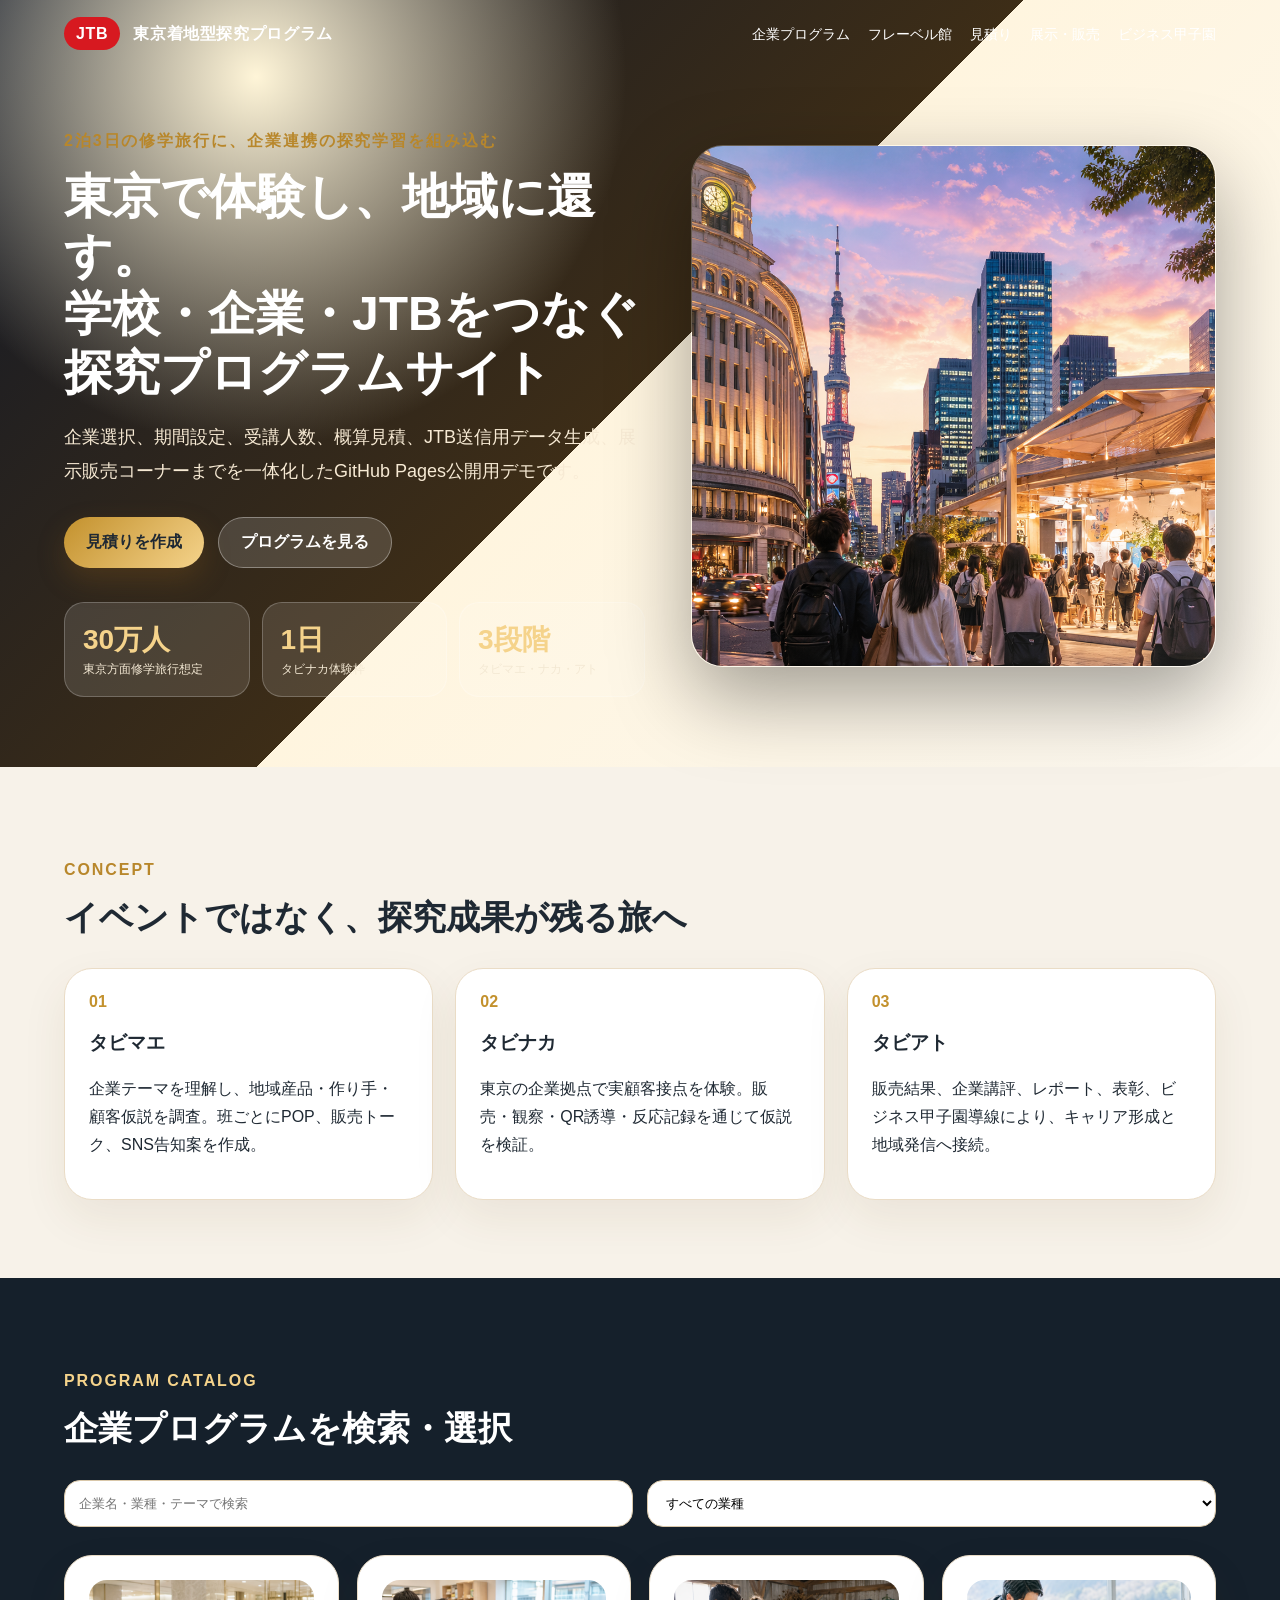
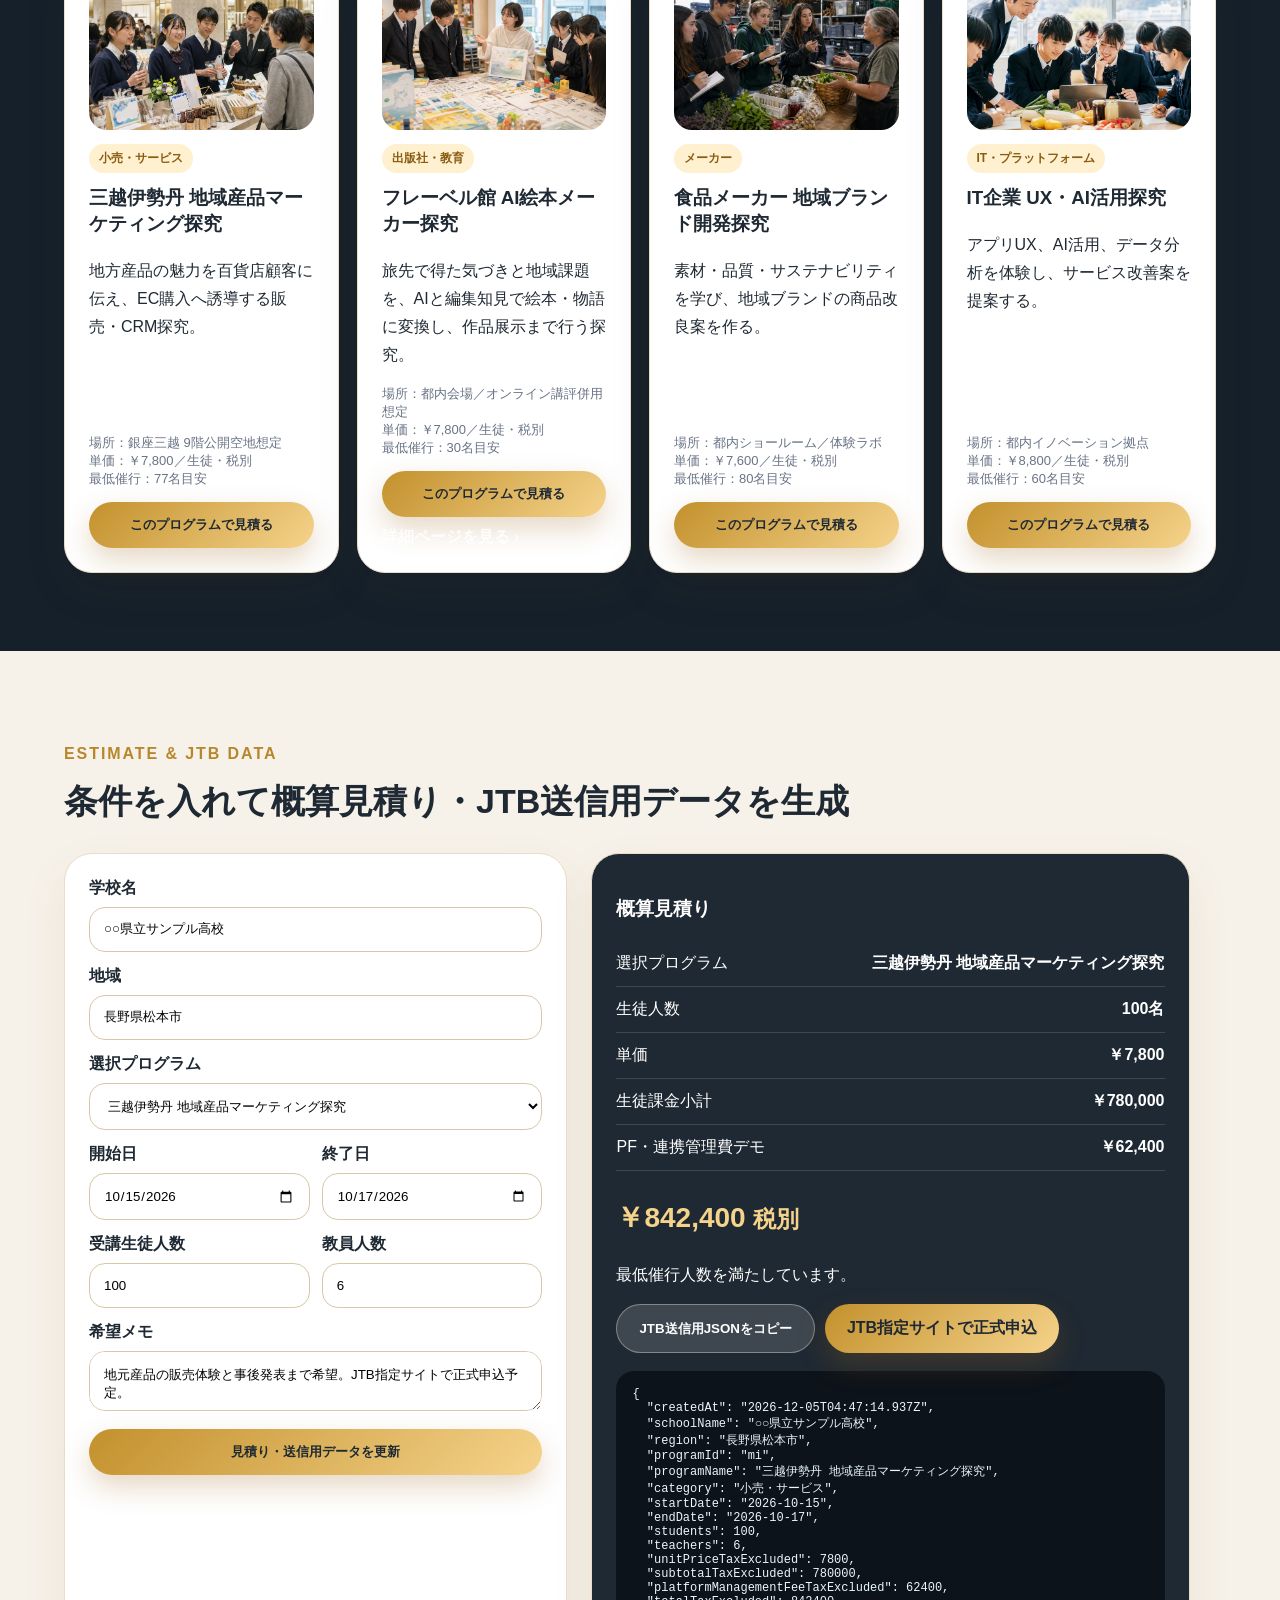
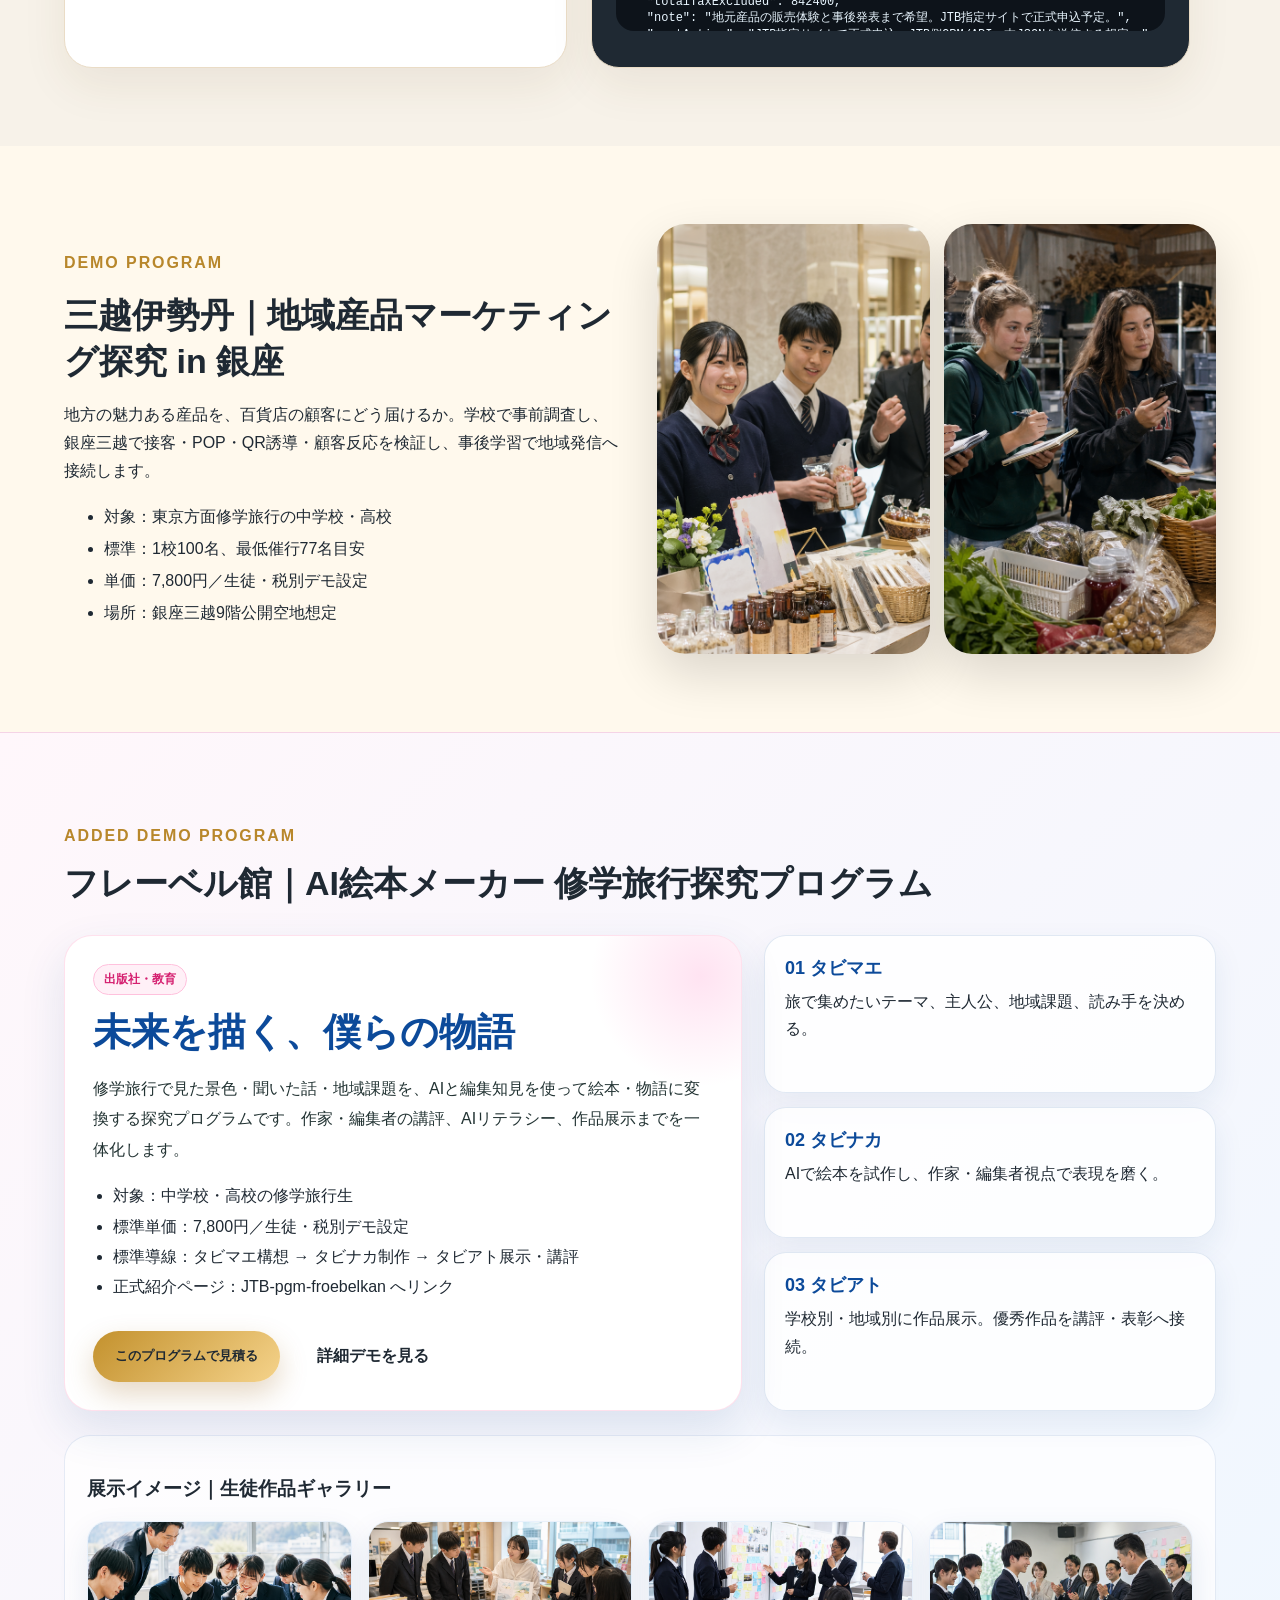
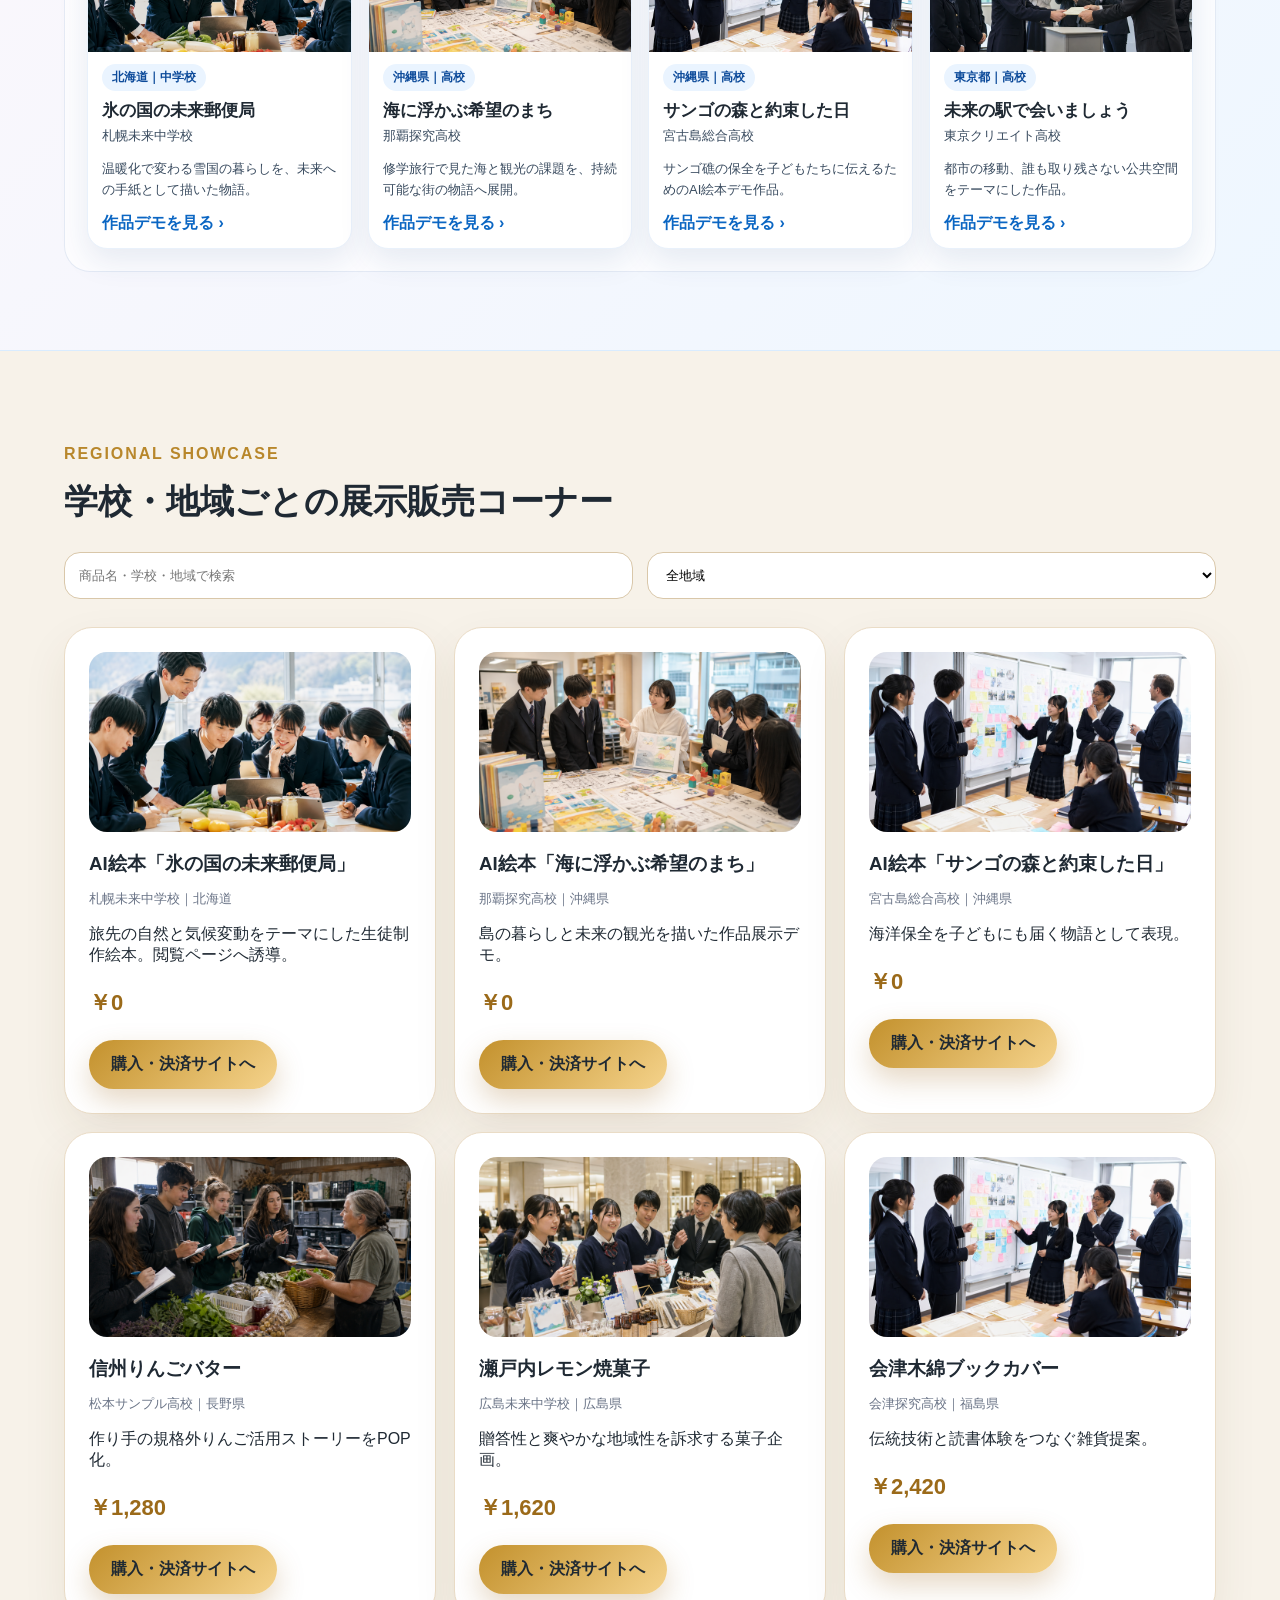
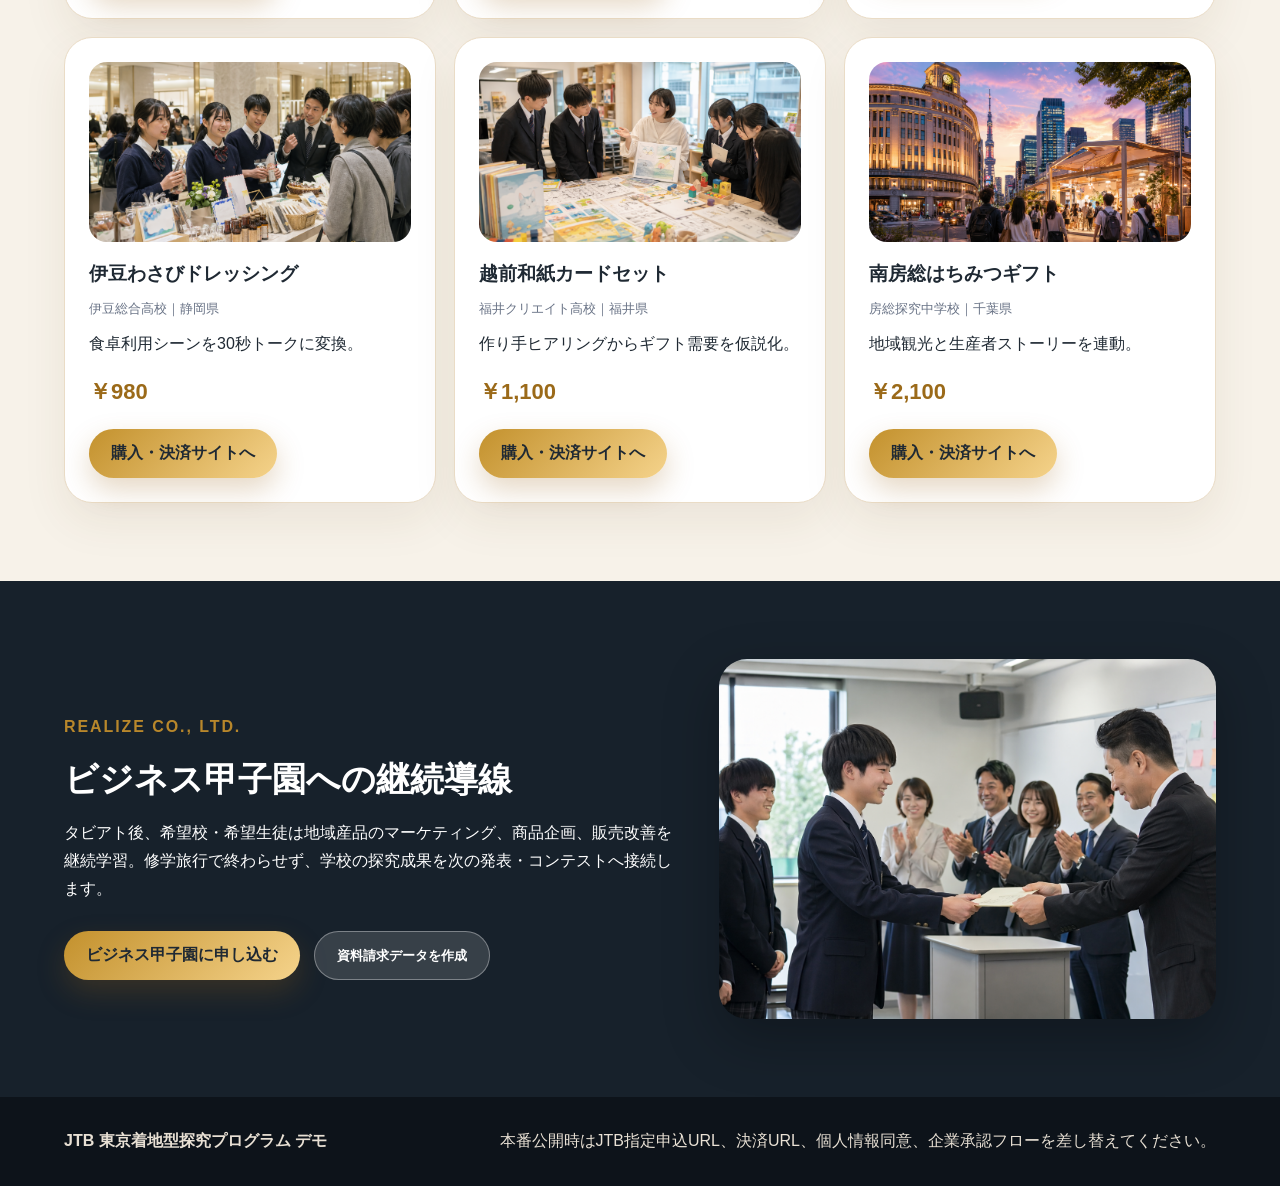
<file: index.html>
<!doctype html>
<html lang="ja">
<head>
  <meta charset="utf-8" />
  <meta name="viewport" content="width=device-width, initial-scale=1" />
  <title>JTB 東京着地型 探究プログラムポータル</title>
  <link rel="stylesheet" href="./style.css" />
</head>
<body>
  <header class="hero">
    <nav class="nav">
      <div class="brand"><span>JTB</span> 東京着地型探究プログラム</div>
      <div class="navlinks">
        <a href="#programs">企業プログラム</a><a href="#froebel">フレーベル館</a><a href="#estimate">見積り</a><a href="#gallery">展示・販売</a><a href="#biz">ビジネス甲子園</a>
      </div>
    </nav>
    <div class="heroGrid">
      <div>
        <p class="eyebrow">2泊3日の修学旅行に、企業連携の探究学習を組み込む</p>
        <h1>東京で体験し、地域に還す。<br>学校・企業・JTBをつなぐ探究プログラムサイト</h1>
        <p class="lead">企業選択、期間設定、受講人数、概算見積、JTB送信用データ生成、展示販売コーナーまでを一体化したGitHub Pages公開用デモです。</p>
        <div class="heroActions"><a class="btn primary" href="#estimate">見積りを作成</a><a class="btn ghost" href="#programs">プログラムを見る</a></div>
        <div class="statRow"><div><b>30万人</b><span>東京方面修学旅行想定</span></div><div><b>1日</b><span>タビナカ体験枠</span></div><div><b>3段階</b><span>タビマエ・ナカ・アト</span></div></div>
      </div>
      <div class="heroCard"><img src="./assets/images/a_wide_urban_cityscape_scene_at_dusk_sunset_overa.png" alt="東京での探究型修学旅行イメージ"><div class="shine"></div></div>
    </div>
  </header>

  <main>
    <section class="section intro">
      <div class="sectionTitle"><p>Concept</p><h2>イベントではなく、探究成果が残る旅へ</h2></div>
      <div class="steps">
        <article><span>01</span><h3>タビマエ</h3><p>企業テーマを理解し、地域産品・作り手・顧客仮説を調査。班ごとにPOP、販売トーク、SNS告知案を作成。</p></article>
        <article><span>02</span><h3>タビナカ</h3><p>東京の企業拠点で実顧客接点を体験。販売・観察・QR誘導・反応記録を通じて仮説を検証。</p></article>
        <article><span>03</span><h3>タビアト</h3><p>販売結果、企業講評、レポート、表彰、ビジネス甲子園導線により、キャリア形成と地域発信へ接続。</p></article>
      </div>
    </section>

    <section id="programs" class="section darkPanel">
      <div class="sectionTitle light"><p>Program Catalog</p><h2>企業プログラムを検索・選択</h2></div>
      <div class="toolbar">
        <input id="programSearch" placeholder="企業名・業種・テーマで検索" />
        <select id="categoryFilter"><option value="all">すべての業種</option><option>小売・サービス</option><option>出版社・教育</option><option>メーカー</option><option>IT・プラットフォーム</option></select>
      </div>
      <div id="programList" class="cards"></div>
    </section>

    <section id="estimate" class="section estimator">
      <div class="sectionTitle"><p>Estimate & JTB Data</p><h2>条件を入れて概算見積り・JTB送信用データを生成</h2></div>
      <div class="estimateGrid">
        <form id="estimateForm" class="glassForm">
          <label>学校名<input id="schoolName" value="○○県立サンプル高校"></label>
          <label>地域<input id="region" value="長野県松本市"></label>
          <label>選択プログラム<select id="programSelect"></select></label>
          <div class="two"><label>開始日<input id="startDate" type="date" value="2026-10-15"></label><label>終了日<input id="endDate" type="date" value="2026-10-17"></label></div>
          <div class="two"><label>受講生徒人数<input id="students" type="number" min="1" value="100"></label><label>教員人数<input id="teachers" type="number" min="0" value="6"></label></div>
          <label>希望メモ<textarea id="note">地元産品の販売体験と事後発表まで希望。JTB指定サイトで正式申込予定。</textarea></label>
          <button class="btn primary full" type="submit">見積り・送信用データを更新</button>
        </form>
        <aside class="quoteBox">
          <h3>概算見積り</h3>
          <div id="quoteResult"></div>
          <div class="ctaStack"><button id="copyPayload" class="btn ghost">JTB送信用JSONをコピー</button><a id="jtblink" class="btn primary" target="_blank" rel="noopener">JTB指定サイトで正式申込</a></div>
          <pre id="payloadBox"></pre>
        </aside>
      </div>
    </section>

    <section id="mi" class="section miFeature">
      <div class="miText"><p class="eyebrow">Demo Program</p><h2>三越伊勢丹｜地域産品マーケティング探究 in 銀座</h2><p>地方の魅力ある産品を、百貨店の顧客にどう届けるか。学校で事前調査し、銀座三越で接客・POP・QR誘導・顧客反応を検証し、事後学習で地域発信へ接続します。</p><ul><li>対象：東京方面修学旅行の中学校・高校</li><li>標準：1校100名、最低催行77名目安</li><li>単価：7,800円／生徒・税別デモ設定</li><li>場所：銀座三越9階公開空地想定</li></ul></div>
      <div class="imageStack"><img src="./assets/images/a_bright_modern_indoor_shopping_department_store.png" alt="百貨店販売体験"><img src="./assets/images/a_realistic_indoor_workshop_warehouse_scene_with_n.png" alt="産品開拓ヒアリング"></div>
    </section>


    <section id="froebel" class="section froebelFeature">
      <div class="sectionTitle"><p>Added Demo Program</p><h2>フレーベル館｜AI絵本メーカー 修学旅行探究プログラム</h2></div>
      <div class="froebelGrid">
        <div class="froebelHero">
          <span class="tag pink">出版社・教育</span>
          <h3>未来を描く、僕らの物語</h3>
          <p>修学旅行で見た景色・聞いた話・地域課題を、AIと編集知見を使って絵本・物語に変換する探究プログラムです。作家・編集者の講評、AIリテラシー、作品展示までを一体化します。</p>
          <ul class="checkList">
            <li>対象：中学校・高校の修学旅行生</li>
            <li>標準単価：7,800円／生徒・税別デモ設定</li>
            <li>標準導線：タビマエ構想 → タビナカ制作 → タビアト展示・講評</li>
            <li>正式紹介ページ：JTB-pgm-froebelkan へリンク</li>
          </ul>
          <div class="heroActions"><button class="btn primary" onclick="selectProgram('froebel')">このプログラムで見積る</button><a class="btn ghost" href="https://c7313y-rgb.github.io/JTB-pgm-froebelkan/" target="_blank" rel="noopener">詳細デモを見る</a></div>
        </div>
        <div class="froebelCards">
          <article><b>01 タビマエ</b><span>旅で集めたいテーマ、主人公、地域課題、読み手を決める。</span></article>
          <article><b>02 タビナカ</b><span>AIで絵本を試作し、作家・編集者視点で表現を磨く。</span></article>
          <article><b>03 タビアト</b><span>学校別・地域別に作品展示。優秀作品を講評・表彰へ接続。</span></article>
        </div>
      </div>
      <div class="workShowcase">
        <h3>展示イメージ｜生徒作品ギャラリー</h3>
        <div id="storyGrid" class="storyGrid"></div>
      </div>
    </section>

    <section id="gallery" class="section gallerySec">
      <div class="sectionTitle"><p>Regional Showcase</p><h2>学校・地域ごとの展示販売コーナー</h2></div>
      <div class="toolbar"><input id="productSearch" placeholder="商品名・学校・地域で検索" /><select id="regionFilter"><option value="all">全地域</option></select></div>
      <div id="productGrid" class="productGrid"></div>
    </section>

    <section id="biz" class="section biz">
      <div><p class="eyebrow">Realize Co., Ltd.</p><h2>ビジネス甲子園への継続導線</h2><p>タビアト後、希望校・希望生徒は地域産品のマーケティング、商品企画、販売改善を継続学習。修学旅行で終わらせず、学校の探究成果を次の発表・コンテストへ接続します。</p><div class="heroActions"><a class="btn primary" href="https://example.com/business-koshien" target="_blank" rel="noopener">ビジネス甲子園に申し込む</a><button class="btn ghost" id="bizInterest">資料請求データを作成</button></div></div>
      <img src="./assets/images/a_bright_indoor_office_classroom_scene_with_a_grou.png" alt="表彰・評価シーン">
    </section>
  </main>

  <footer><b>JTB 東京着地型探究プログラム デモ</b><span>本番公開時はJTB指定申込URL、決済URL、個人情報同意、企業承認フローを差し替えてください。</span></footer>
  <div id="toast" class="toast">コピーしました</div>
  <script src="./app.js"></script>
</body>
</html>
</file>
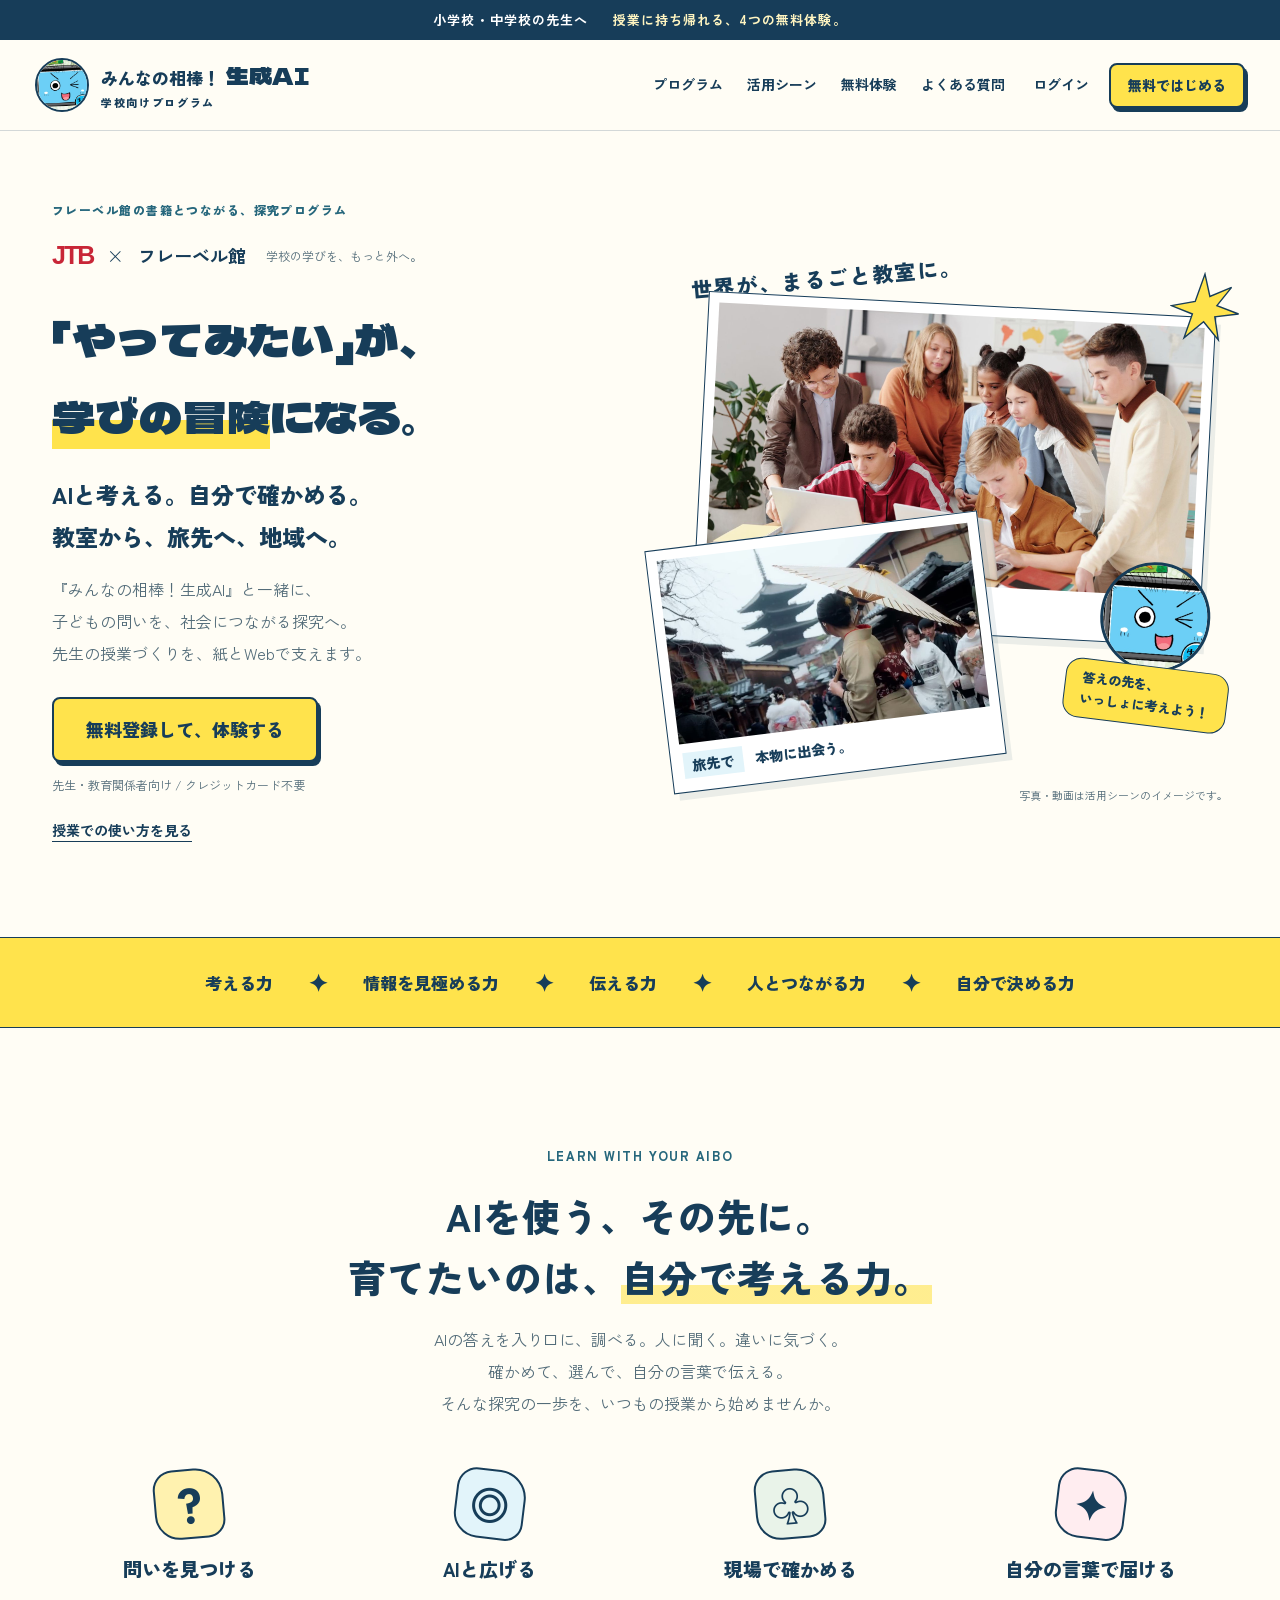
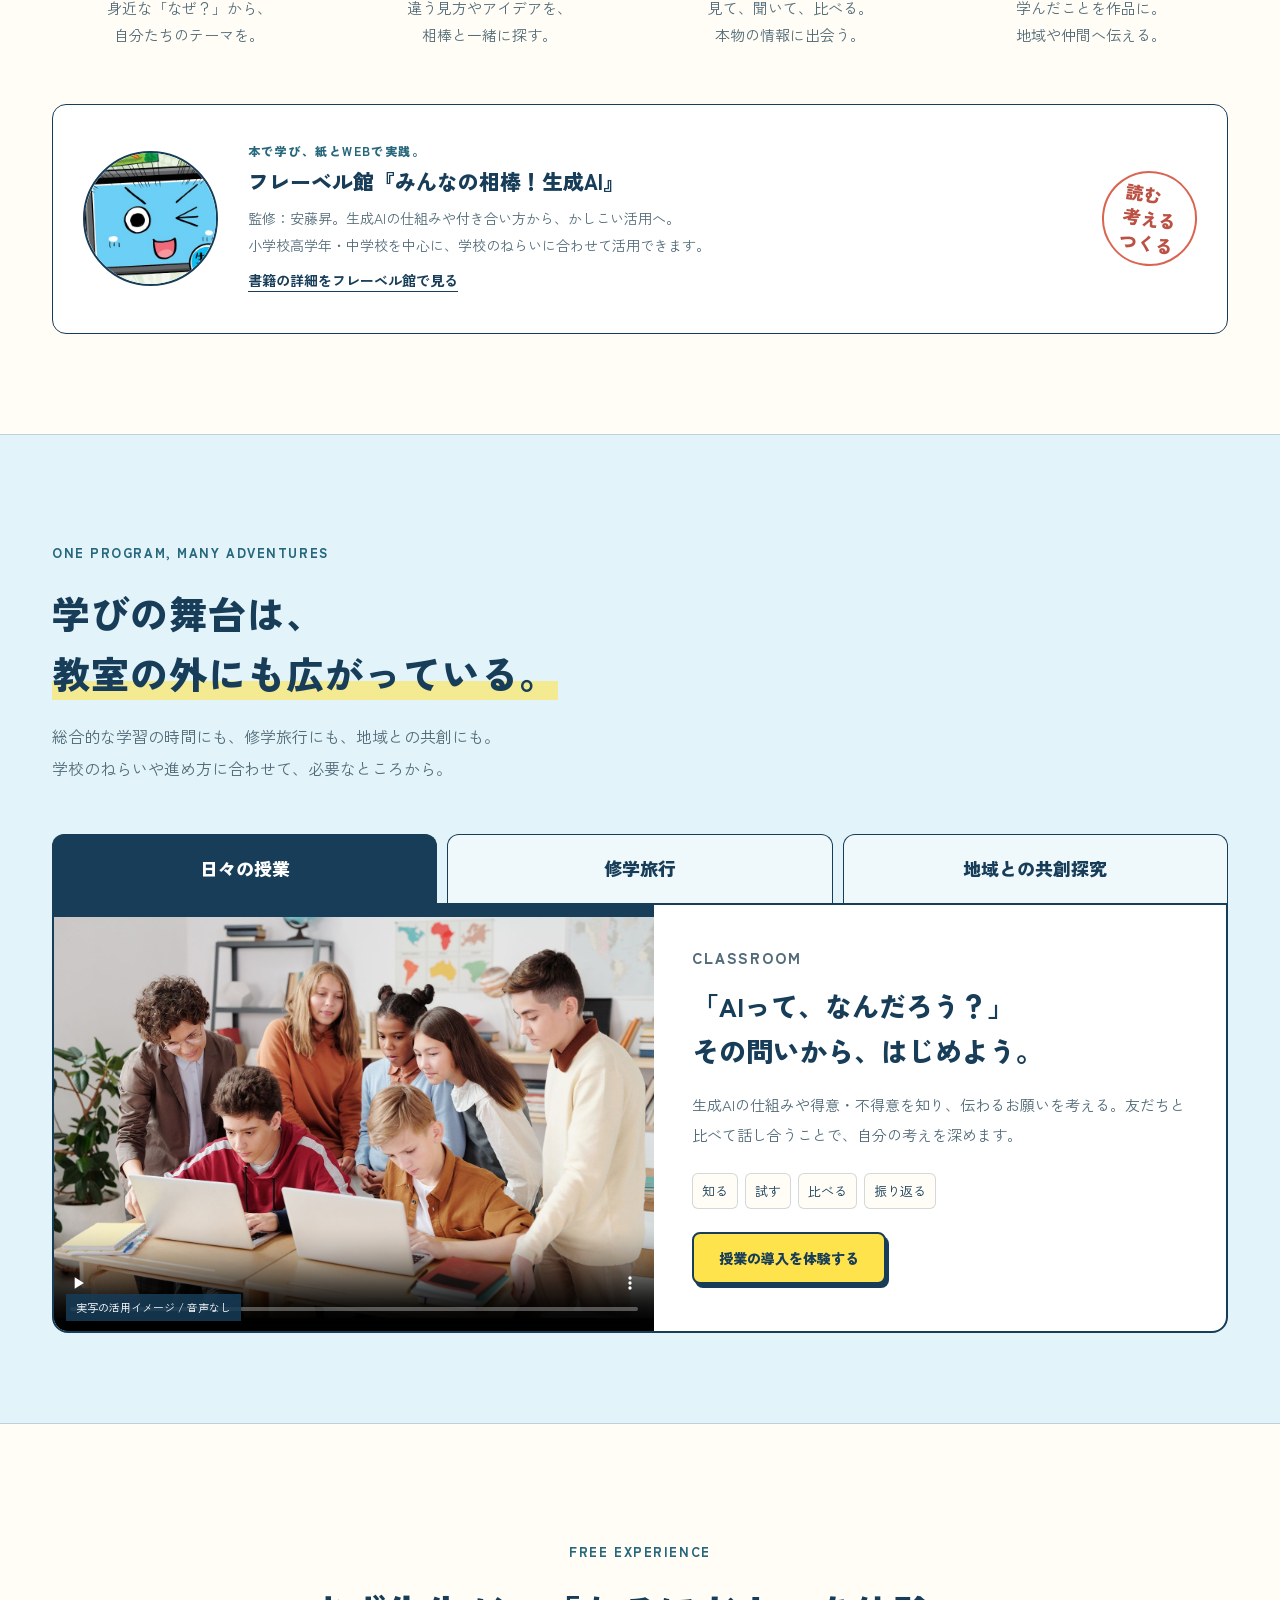
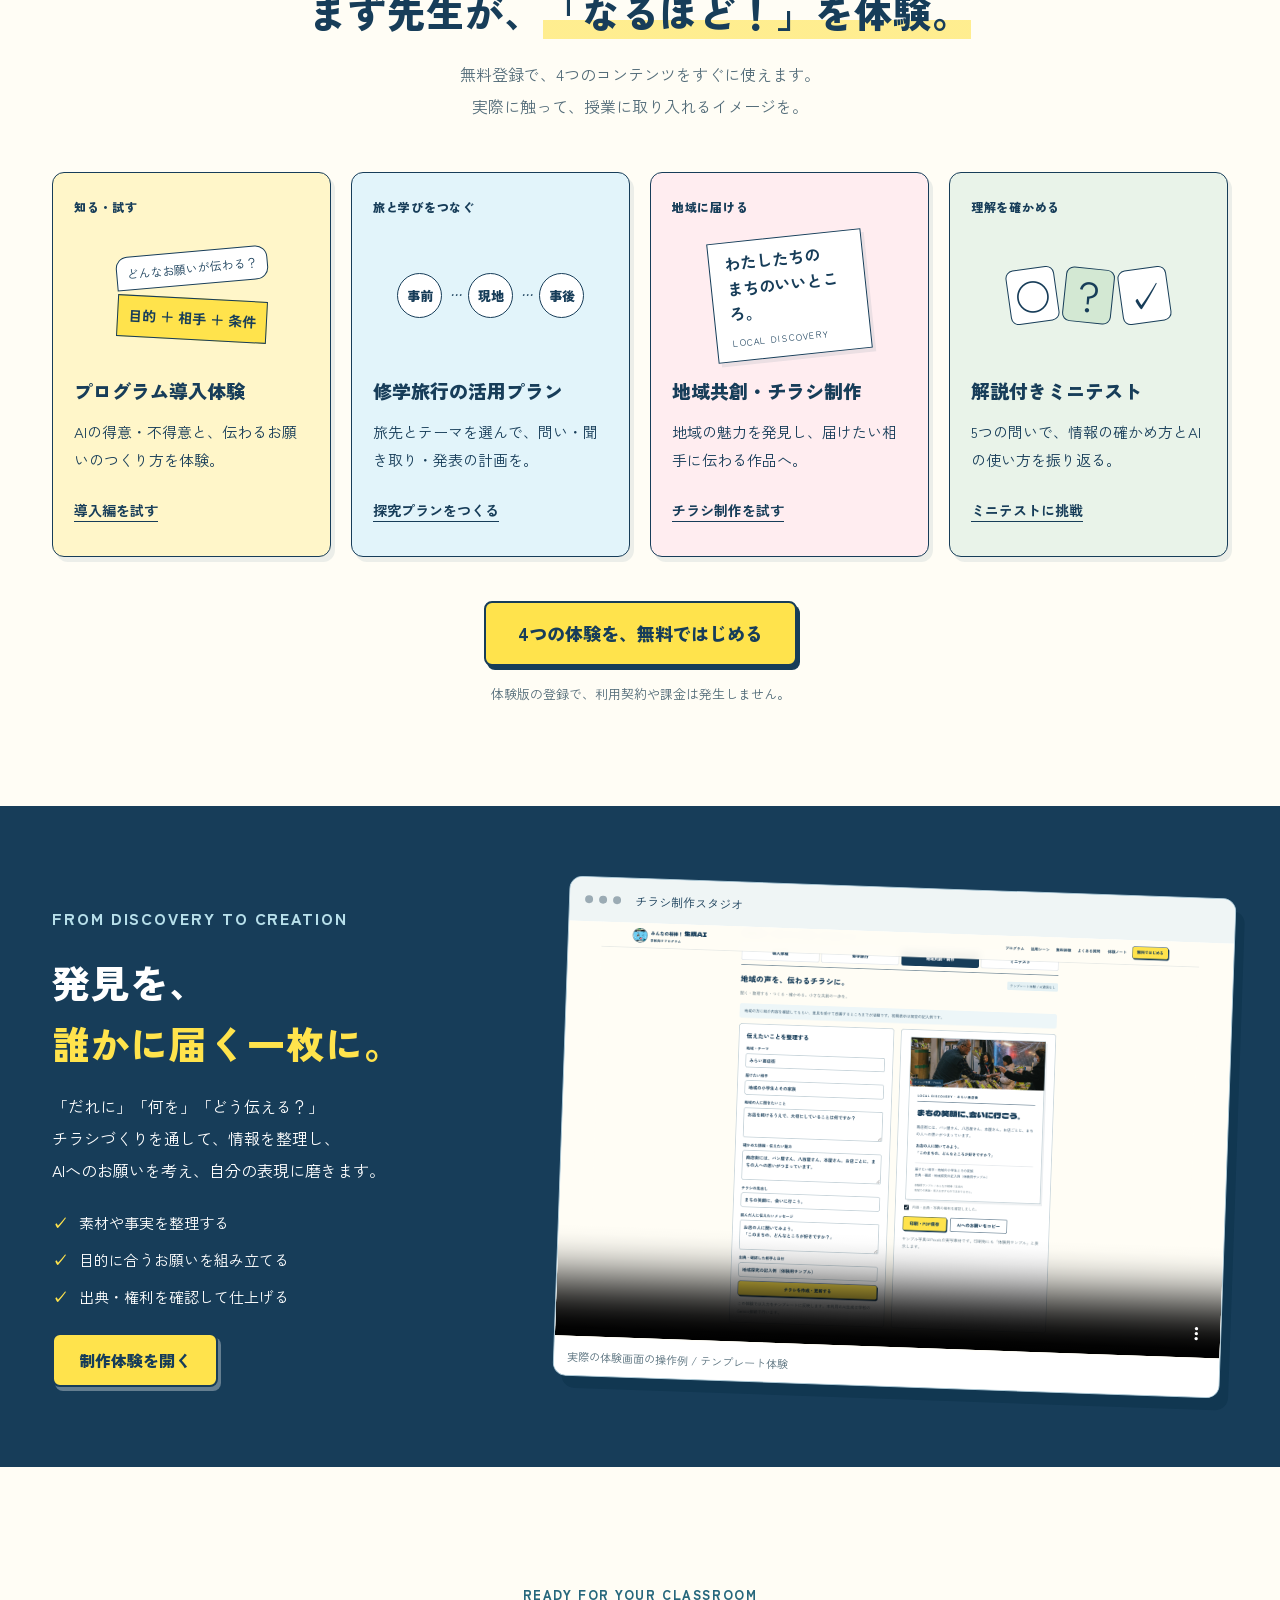
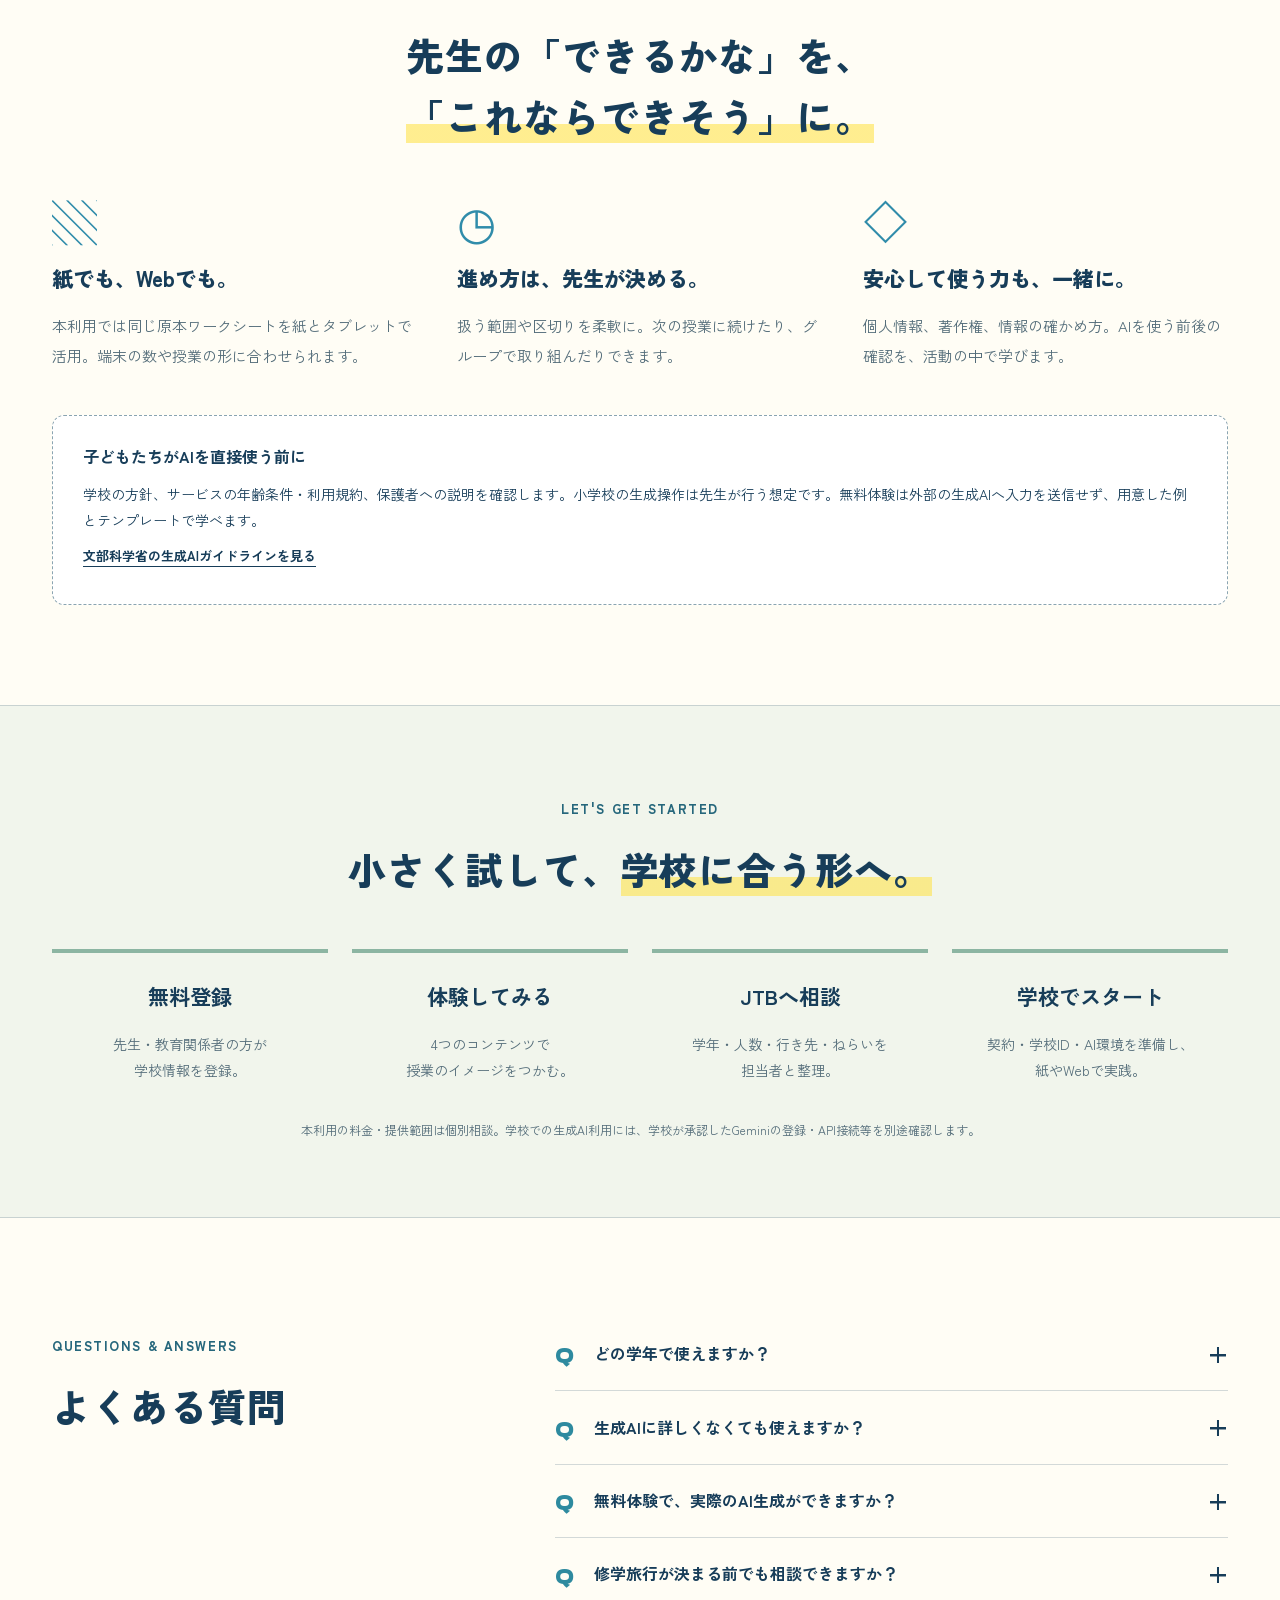
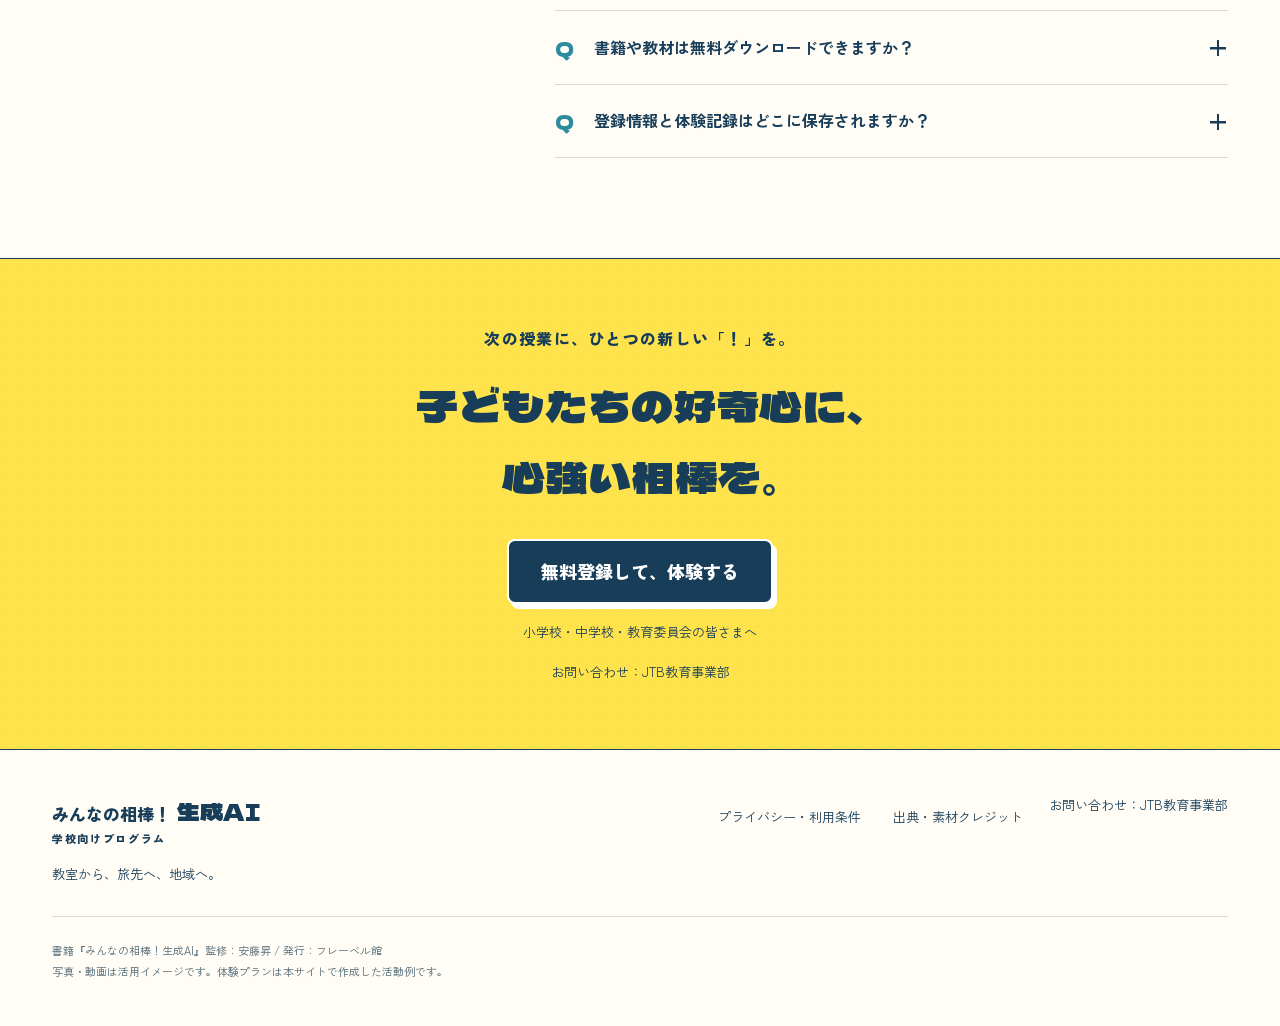
<file: minnano-aibo/index.html>
<!doctype html><html lang="ja"><head><meta charset="utf-8"><meta name="viewport" content="width=device-width,initial-scale=1"><meta name="theme-color" content="#173d59"><title>みんなの相棒！生成AI｜教室から、旅先へ、地域へ。</title><meta name="description" content="フレーベル館の書籍とつながる、みんなの相棒！生成AIプログラム。小中学校の授業・修学旅行・地域との共創探究へ。無料登録で4つの体験を。"><meta property="og:title" content="みんなの相棒！生成AI｜教室から、旅先へ、地域へ。"><meta property="og:description" content="AIと考える。自分で確かめる。社会につながる。先生のための無料体験。"><meta property="og:type" content="website"><meta property="og:image" content="https://minnano-aibo-school-guide.changyaokuang.chatgpt.site/media/classroom.jpg"><link rel="stylesheet" href="style.css"><link rel="preconnect" href="https://fonts.googleapis.com"><link rel="preconnect" href="https://fonts.gstatic.com" crossorigin><link href="https://fonts.googleapis.com/css2?family=Dela+Gothic+One&family=Zen+Kaku+Gothic+New:wght@400;500;700;900&display=swap" rel="stylesheet"><script defer src="config.js"></script><script defer src="app.js"></script></head><body>
<a class="skip" href="#main">本文へ移動</a><div class="announcement">小学校・中学校の先生へ <span>授業に持ち帰れる、4つの無料体験。</span></div>
<header class="header"><a class="brand" href="index.html"><img src="media/aibo.jpg" alt="書籍の生成AIキャラクター"><span>みんなの相棒！<b>生成AI</b><small>学校向けプログラム</small></span></a><nav aria-label="メインメニュー"><a href="#about">プログラム</a><a href="#scenes">活用シーン</a><a href="#benefits">無料体験</a><a href="#faq">よくある質問</a></nav><div class="header-actions"><button class="text-btn" data-login>ログイン</button><button class="btn small" data-register>無料ではじめる</button><button class="menu-btn" aria-label="メニューを開く" aria-expanded="false">☰</button></div></header>
<main id="main"><div id="landing"><section class="hero wrap"><div class="hero-copy"><p class="eyebrow">フレーベル館の書籍とつながる、探究プログラム</p><div class="partner-line"><strong class="jtb-word">JTB</strong><span>×</span><strong>フレーベル館</strong><span class="partner-caption">学校の学びを、もっと外へ。</span></div><h1>「やってみたい」が、<br><span class="highlight">学びの冒険</span>になる。</h1><p class="hero-sub">AIと考える。自分で確かめる。<br>教室から、旅先へ、地域へ。</p><p class="hero-desc">『みんなの相棒！生成AI』と一緒に、<br>子どもの問いを、社会につながる探究へ。<br>先生の授業づくりを、紙とWebで支えます。</p><div class="hero-cta"><button class="btn large" data-register>無料登録して、体験する</button><span>先生・教育関係者向け / クレジットカード不要</span></div><a href="#scenes" class="under-link">授業での使い方を見る</a></div><div class="hero-visual"><span class="handwritten hero-note">世界が、まるごと教室に。</span><figure class="photo main-photo"><img src="media/classroom.jpg" alt="先生と子どもたちが机を囲んで意見を交わす実写の授業イメージ" fetchpriority="high"><figcaption><span class="label-yellow">教室で</span> 「どうして？」を育てる。</figcaption></figure><figure class="photo travel-photo"><img src="media/kyoto-poster.jpg" alt="京都・八坂の塔へ続く街並み"><figcaption><span>旅先で</span> 本物に出会う。</figcaption></figure><div class="aibo-bubble"><img src="media/aibo.jpg" alt=""><span>答えの先を、<br>いっしょに考えよう！</span></div><svg class="hero-doodle" viewBox="0 0 100 100" aria-hidden="true"><path d="M50 3L57 35 88 22 67 48 98 60 64 64 69 97 48 71 20 94 32 60 2 48 36 42Z" fill="#ffe34c" stroke="#173d59" stroke-width="2"/></svg><p class="scene-note">写真・動画は活用シーンのイメージです。</p></div></section>
<div class="ribbon"><span>考える力</span><i>✦</i><span>情報を見極める力</span><i>✦</i><span>伝える力</span><i>✦</i><span>人とつながる力</span><i>✦</i><span>自分で決める力</span></div>
<section class="section wrap" id="about"><div class="section-title"><p class="eyebrow">LEARN WITH YOUR AIBO</p><h2>AIを使う、その先に。<br>育てたいのは、<em>自分で考える力。</em></h2><p>AIの答えを入り口に、調べる。人に聞く。違いに気づく。<br>確かめて、選んで、自分の言葉で伝える。<br>そんな探究の一歩を、いつもの授業から始めませんか。</p></div><div class="learning-flow"><article><span class="flow-icon">？</span><h3>問いを見つける</h3><p>身近な「なぜ？」から、<br>自分たちのテーマを。</p></article><article><span class="flow-icon">◎</span><h3>AIと広げる</h3><p>違う見方やアイデアを、<br>相棒と一緒に探す。</p></article><article><span class="flow-icon">♧</span><h3>現場で確かめる</h3><p>見て、聞いて、比べる。<br>本物の情報に出会う。</p></article><article><span class="flow-icon">✦</span><h3>自分の言葉で届ける</h3><p>学んだことを作品に。<br>地域や仲間へ伝える。</p></article></div><div class="book-band"><img src="media/aibo.jpg" alt="みんなの相棒！生成AIのキャラクター"><div><span class="eyebrow">本で学び、紙とWEBで実践。</span><h3>フレーベル館『みんなの相棒！生成AI』</h3><p>監修：安藤昇。生成AIの仕組みや付き合い方から、かしこい活用へ。<br>小学校高学年・中学校を中心に、学校のねらいに合わせて活用できます。</p><a class="under-link" href="https://book.froebel-kan.co.jp/book/detail/9784577054208" target="_blank" rel="noopener">書籍の詳細をフレーベル館で見る</a></div><span class="paper-stamp">読む<br>考える<br>つくる</span></div></section>
<section class="scenes-section" id="scenes"><div class="wrap"><div class="section-title left"><p class="eyebrow">ONE PROGRAM, MANY ADVENTURES</p><h2>学びの舞台は、<br><em>教室の外にも広がっている。</em></h2><p>総合的な学習の時間にも、修学旅行にも、地域との共創にも。<br>学校のねらいや進め方に合わせて、必要なところから。</p></div><div class="scene-tabs" role="tablist" aria-label="活用シーン"><button role="tab" id="tab-class" aria-controls="scene-panel" aria-selected="true" data-scene="class">日々の授業</button><button role="tab" id="tab-trip" aria-controls="scene-panel" aria-selected="false" data-scene="trip">修学旅行</button><button role="tab" id="tab-local" aria-controls="scene-panel" aria-selected="false" data-scene="local">地域との共創探究</button></div><div id="scene-panel" class="scene-panel" role="tabpanel" aria-labelledby="tab-class"></div></div></section>
<section class="section wrap" id="benefits"><div class="section-title"><p class="eyebrow">FREE EXPERIENCE</p><h2>まず先生が、<em>「なるほど！」を体験。</em></h2><p>無料登録で、4つのコンテンツをすぐに使えます。<br>実際に触って、授業に取り入れるイメージを。</p></div><div class="benefit-grid"><article class="benefit yellow"><span class="benefit-tag">知る・試す</span><div class="mini-chat"><span>どんなお願いが伝わる？</span><b>目的 ＋ 相手 ＋ 条件</b></div><h3>プログラム導入体験</h3><p>AIの得意・不得意と、伝わるお願いのつくり方を体験。</p><button class="under-link" data-start="intro">導入編を試す</button></article><article class="benefit blue"><span class="benefit-tag">旅と学びをつなぐ</span><div class="mini-route"><span>事前</span><i>···</i><span>現地</span><i>···</i><span>事後</span></div><h3>修学旅行の活用プラン</h3><p>旅先とテーマを選んで、問い・聞き取り・発表の計画を。</p><button class="under-link" data-start="trip">探究プランをつくる</button></article><article class="benefit pink"><span class="benefit-tag">地域に届ける</span><div class="mini-flyer"><b>わたしたちの<br>まちのいいところ。</b><span>LOCAL DISCOVERY</span></div><h3>地域共創・チラシ制作</h3><p>地域の魅力を発見し、届けたい相手に伝わる作品へ。</p><button class="under-link" data-start="local">チラシ制作を試す</button></article><article class="benefit green"><span class="benefit-tag">理解を確かめる</span><div class="mini-quiz"><span>○</span><span>？</span><span>✓</span></div><h3>解説付きミニテスト</h3><p>5つの問いで、情報の確かめ方とAIの使い方を振り返る。</p><button class="under-link" data-start="quiz">ミニテストに挑戦</button></article></div><div class="center-cta"><button class="btn large" data-register>4つの体験を、無料ではじめる</button><p>体験版の登録で、利用契約や課金は発生しません。</p></div></section>
<section class="studio-section"><div class="wrap studio-layout"><div><p class="eyebrow">FROM DISCOVERY TO CREATION</p><h2>発見を、<br><em>誰かに届く一枚に。</em></h2><p>「だれに」「何を」「どう伝える？」<br>チラシづくりを通して、情報を整理し、<br>AIへのお願いを考え、自分の表現に磨きます。</p><ul class="check-list"><li>素材や事実を整理する</li><li>目的に合うお願いを組み立てる</li><li>出典・権利を確認して仕上げる</li></ul><button class="btn" data-start="local">制作体験を開く</button></div><div class="studio-demo"><div class="window-bar"><i></i><i></i><i></i><span>チラシ制作スタジオ</span></div><video id="studio-video" controls playsinline preload="none" poster="media/studio-poster.png"><source src="media/studio-demo.mp4" type="video/mp4"><track kind="captions" src="media/studio-ja.vtt" srclang="ja" label="日本語" default></video><p>実際の体験画面の操作例 / テンプレート体験</p></div></div></section>
<section class="section wrap"><div class="section-title"><p class="eyebrow">READY FOR YOUR CLASSROOM</p><h2>先生の「できるかな」を、<br><em>「これならできそう」に。</em></h2></div><div class="support-grid"><article><span>▧</span><h3>紙でも、Webでも。</h3><p>本利用では同じ原本ワークシートを紙とタブレットで活用。端末の数や授業の形に合わせられます。</p></article><article><span>◷</span><h3>進め方は、先生が決める。</h3><p>扱う範囲や区切りを柔軟に。次の授業に続けたり、グループで取り組んだりできます。</p></article><article><span>◇</span><h3>安心して使う力も、一緒に。</h3><p>個人情報、著作権、情報の確かめ方。AIを使う前後の確認を、活動の中で学びます。</p></article></div><div class="guidance"><b>子どもたちがAIを直接使う前に</b><p>学校の方針、サービスの年齢条件・利用規約、保護者への説明を確認します。小学校の生成操作は先生が行う想定です。無料体験は外部の生成AIへ入力を送信せず、用意した例とテンプレートで学べます。</p><a class="under-link" href="https://www.mext.go.jp/a_menu/other/mext_02412.html" target="_blank" rel="noopener">文部科学省の生成AIガイドラインを見る</a></div></section>
<section class="steps-section"><div class="wrap"><div class="section-title"><p class="eyebrow">LET'S GET STARTED</p><h2>小さく試して、<em>学校に合う形へ。</em></h2></div><div class="steps"><article><b>無料登録</b><p>先生・教育関係者の方が<br>学校情報を登録。</p></article><article><b>体験してみる</b><p>4つのコンテンツで<br>授業のイメージをつかむ。</p></article><article><b>JTBへ相談</b><p>学年・人数・行き先・ねらいを<br>担当者と整理。</p></article><article><b>学校でスタート</b><p>契約・学校ID・AI環境を準備し、<br>紙やWebで実践。</p></article></div><p class="small-note">本利用の料金・提供範囲は個別相談。学校での生成AI利用には、学校が承認したGeminiの登録・API接続等を別途確認します。</p></div></section>
<section class="section wrap faq" id="faq"><div class="section-title left"><p class="eyebrow">QUESTIONS & ANSWERS</p><h2>よくある質問</h2></div><div class="faq-list"><details><summary>どの学年で使えますか？</summary><p>小学校高学年・中学校を中心に想定しています。出版社が示す書籍の対象年齢は小学校3年生から中学生です。内容やAIの操作主体は、発達段階と学校の方針に合わせて調整します。</p></details><details><summary>生成AIに詳しくなくても使えますか？</summary><p>無料体験は選択や短い入力から始められ、AIのAPIキーは不要です。まず先生が操作し、活動例を印刷して授業の進め方を検討できます。</p></details><details><summary>無料体験で、実際のAI生成ができますか？</summary><p>無料体験では教材用の例とテンプレートで、お願いの組み立て方・チラシ制作・情報の確認を試します。外部AIへは送信しません。本利用では学校のGemini API設定・利用承認のもとで生成します。</p></details><details><summary>修学旅行が決まる前でも相談できますか？</summary><p>育てたい力や探究テーマを整理し、行き先・時期・人数と合わせてJTB教育事業部へご相談ください。体験プランは活動例であり、施設予約や受入手配を確約するものではありません。</p></details><details><summary>書籍や教材は無料ダウンロードできますか？</summary><p>無料体験は本サイトの導入コンテンツ・活用プラン・ミニテストです。書籍全体や契約用の原本ワークシートを無料配布するものではありません。提供条件は導入時に確認します。</p></details><details><summary>登録情報と体験記録はどこに保存されますか？</summary><p>本サイトのサーバーに保存します。児童生徒の氏名・名簿の入力は不要です。ログイン後の「アカウント」から記録の書き出しと登録削除ができます。</p></details></div></section>
<section class="last-cta"><div class="wrap"><p class="handwritten">次の授業に、ひとつの新しい「！」を。</p><h2>子どもたちの好奇心に、<br>心強い相棒を。</h2><button class="btn large" data-register>無料登録して、体験する</button><p>小学校・中学校・教育委員会の皆さまへ</p><p class="contact-name">お問い合わせ：JTB教育事業部</p></div></section></div>
<section id="experience" class="wrap experience" hidden><div class="experience-head"><div><p class="eyebrow">YOUR AIBO NOTEBOOK</p><h1>先生の、体験ノート。</h1><p id="welcome"></p></div><div><span id="save-status" role="status"></span><button class="btn outline small" id="account-open">アカウント</button></div></div><nav class="experience-tabs" aria-label="無料体験"><button data-module="intro">導入体験</button><button data-module="trip">修学旅行</button><button data-module="local">地域共創・制作</button><button data-module="quiz">ミニテスト</button></nav><div id="module"></div><div class="experience-bottom"><button class="under-link" id="back-home">プログラム紹介に戻る</button><button class="under-link" id="logout">ログアウト</button></div></section></main>
<footer class="footer wrap"><div><a class="brand" href="index.html"><span>みんなの相棒！<b>生成AI</b><small>学校向けプログラム</small></span></a><p>教室から、旅先へ、地域へ。</p></div><div class="footer-links"><button data-policy="privacy">プライバシー・利用条件</button><button data-policy="sources">出典・素材クレジット</button><span class="contact-name">お問い合わせ：JTB教育事業部</span></div><p class="copyright">書籍『みんなの相棒！生成AI』監修：安藤昇 / 発行：フレーベル館<br>写真・動画は活用イメージです。体験プランは本サイトで作成した活動例です。</p></footer>
<dialog id="auth-dialog" aria-labelledby="auth-title"><button class="dialog-close" aria-label="閉じる" data-close>×</button><p class="eyebrow">FREE TEACHER EXPERIENCE</p><h2 id="auth-title">無料で、相棒に出会おう。</h2><p>4つの体験と、授業に使えるアイデアを。</p><form id="auth-form"><div id="registration-fields"><label>学校・所属名 <span>必須</span><input name="school" autocomplete="organization" maxlength="100" placeholder="○○市立 ○○小学校"></label><div class="form-grid"><label>校種 <span>必須</span><select name="level"><option value="">選択してください</option><option>小学校</option><option>中学校</option><option>教育委員会・その他</option></select></label><label>都道府県 <span>必須</span><select name="prefecture" id="prefecture"></select></label></div></div><label>メールアドレス <span>必須</span><input name="email" type="email" autocomplete="email" maxlength="254" required></label><label>パスワード <span>10文字以上</span><input name="password" type="password" autocomplete="new-password" minlength="10" maxlength="128" required></label><label class="checkbox" id="consent-label"><input name="consent" type="checkbox"><span>教職員・教育関係者です。<button type="button" class="inline-link" data-policy="privacy">プライバシー・利用条件</button>に同意します。</span></label><p class="form-error" id="auth-error" role="alert"></p><button class="btn full" id="auth-submit" type="submit">無料登録して体験をはじめる</button></form><button class="under-link auth-switch" id="auth-switch">登録済みの方はこちら</button><p class="small-note">児童生徒の個人情報は入力しないでください。登録確認メールの送信はありません。パスワードは大切に保管してください。</p></dialog>
<dialog id="info-dialog" class="wide-dialog"><button class="dialog-close" aria-label="閉じる" data-close>×</button><div id="info-content"></div></dialog><div class="toast" role="status" hidden></div></body></html>
</file>
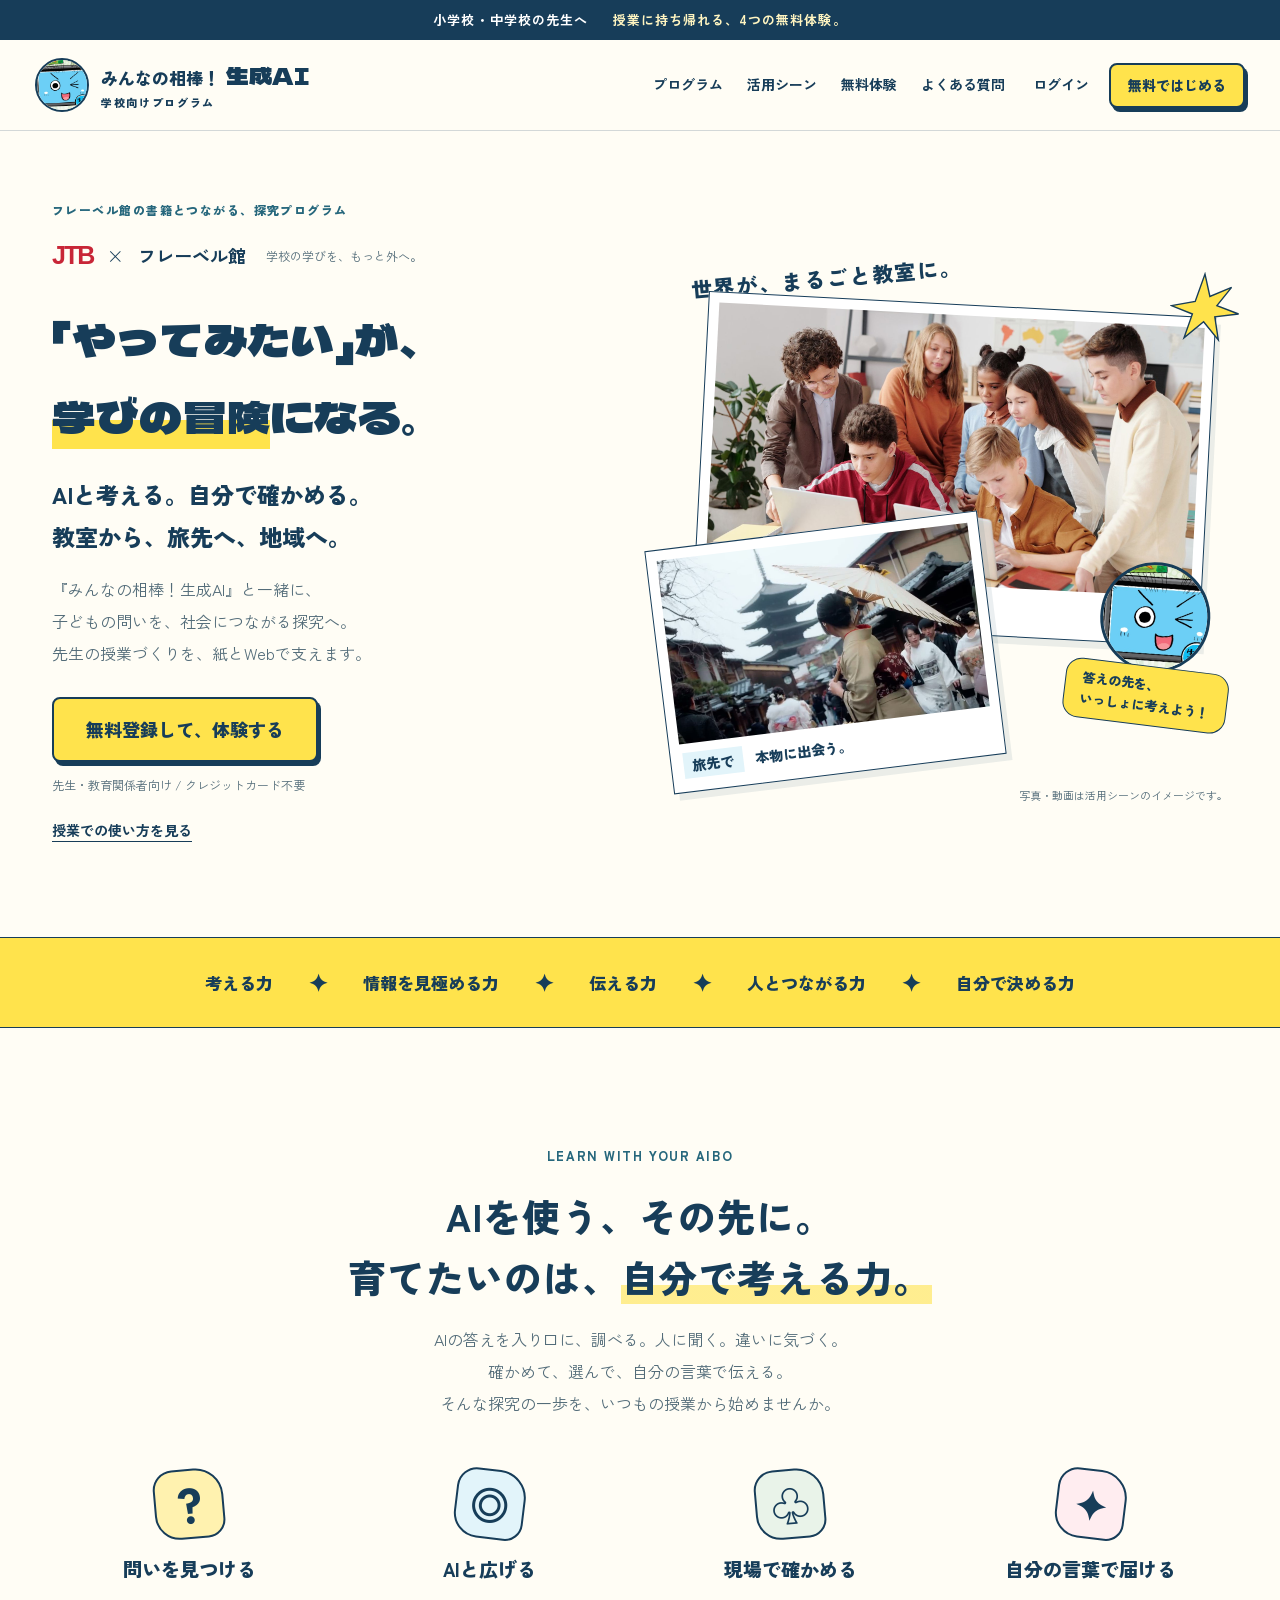
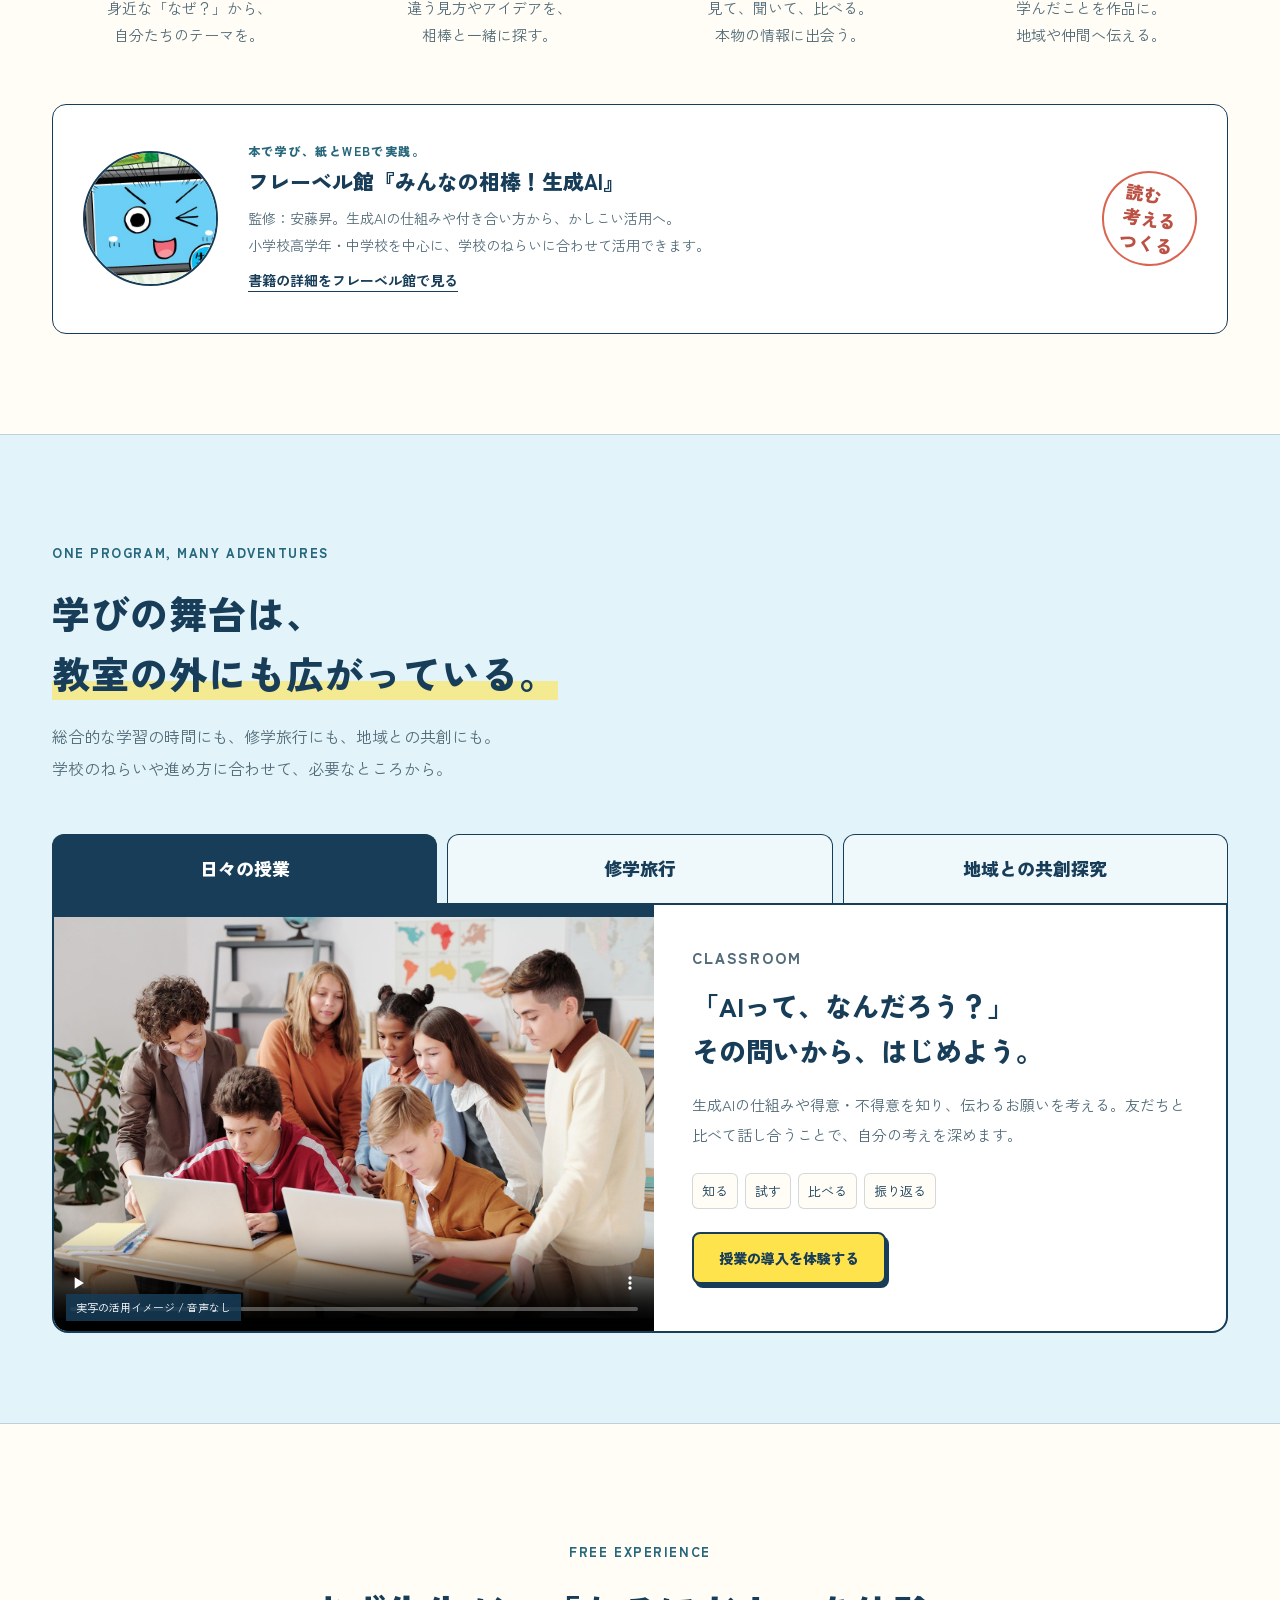
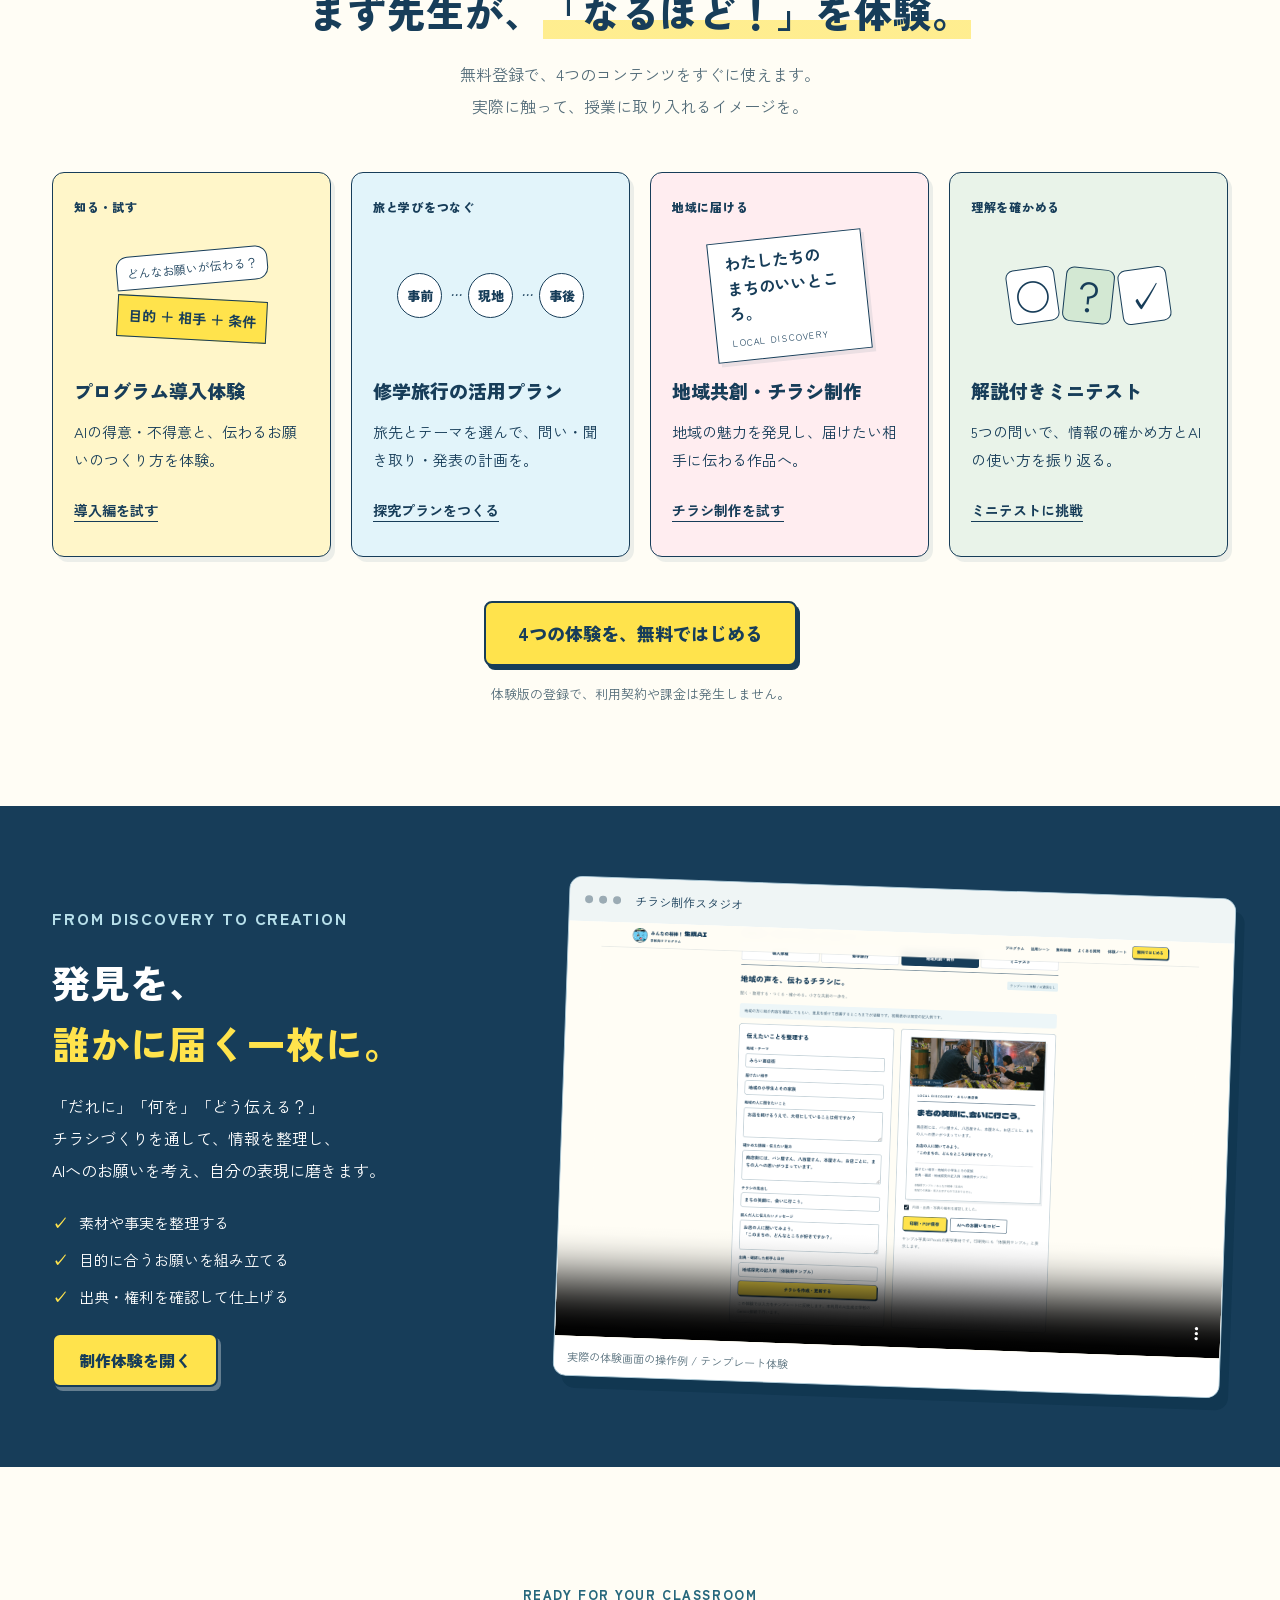
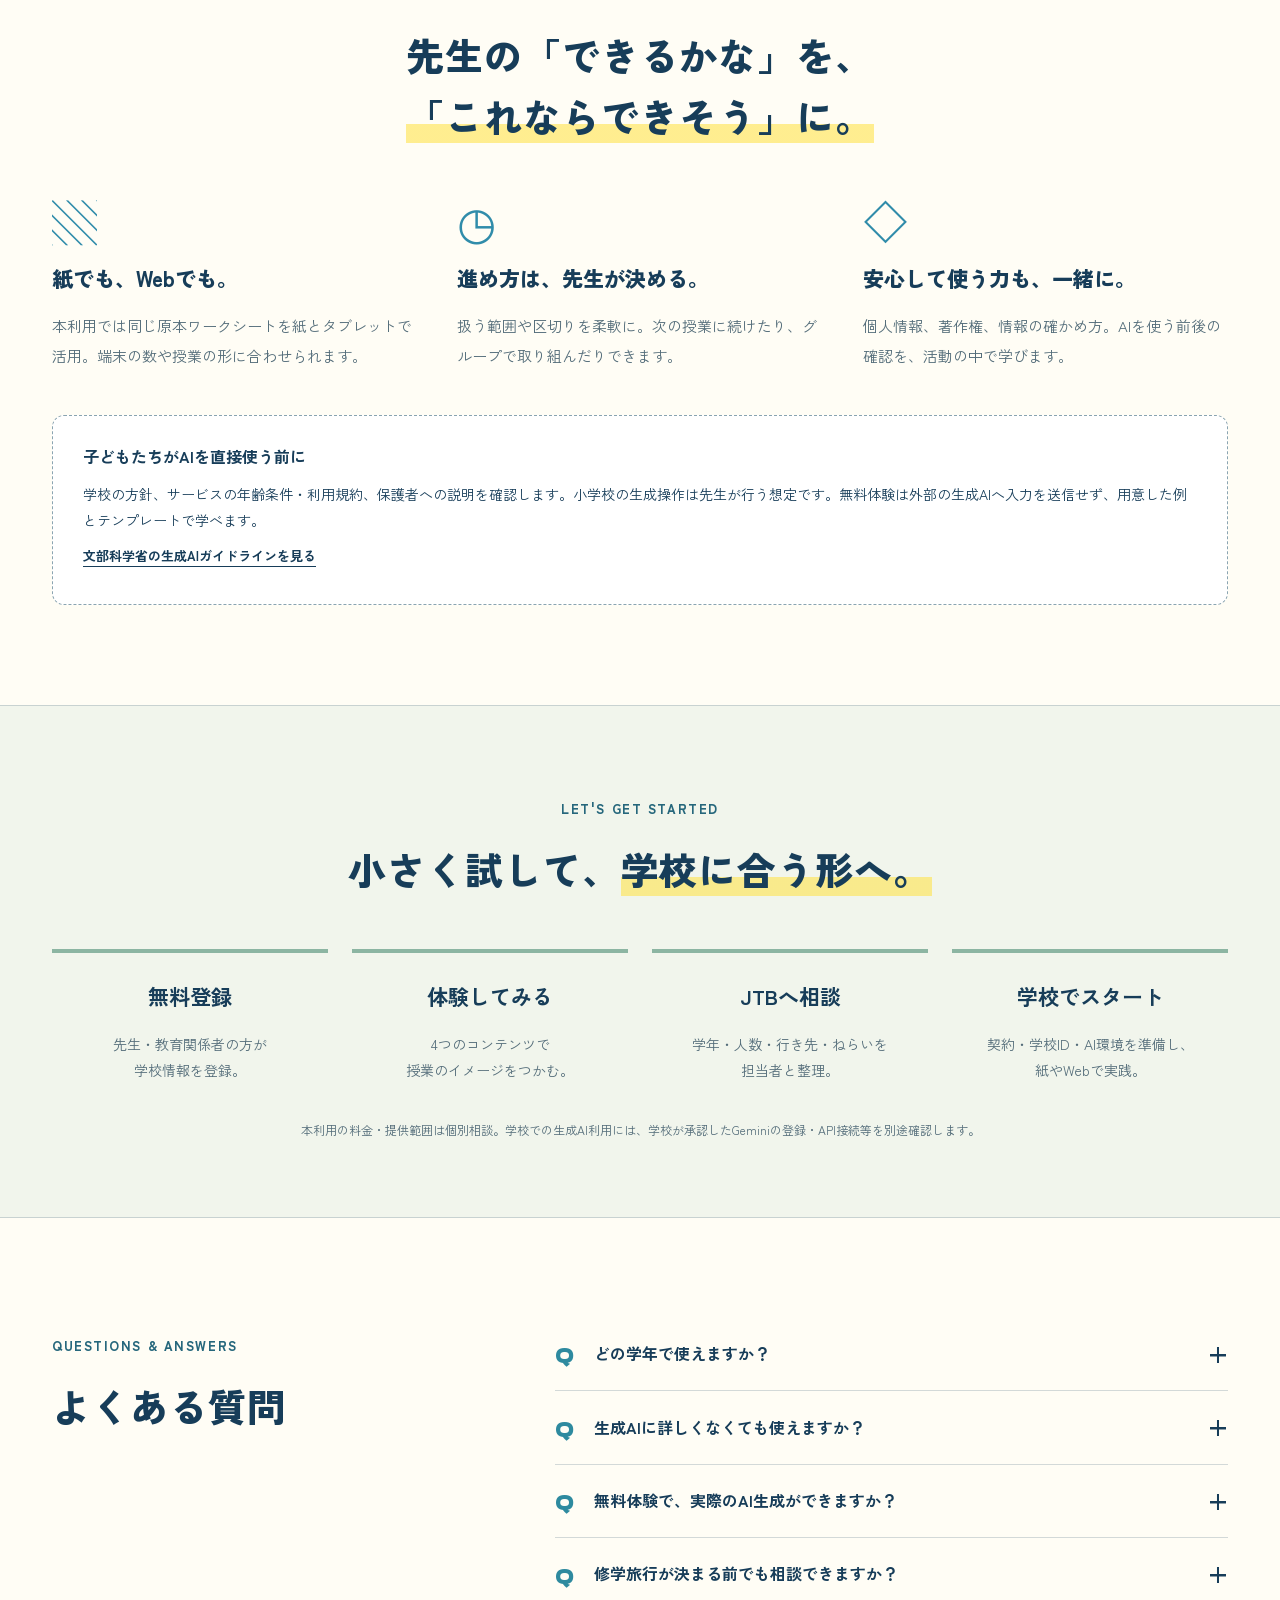
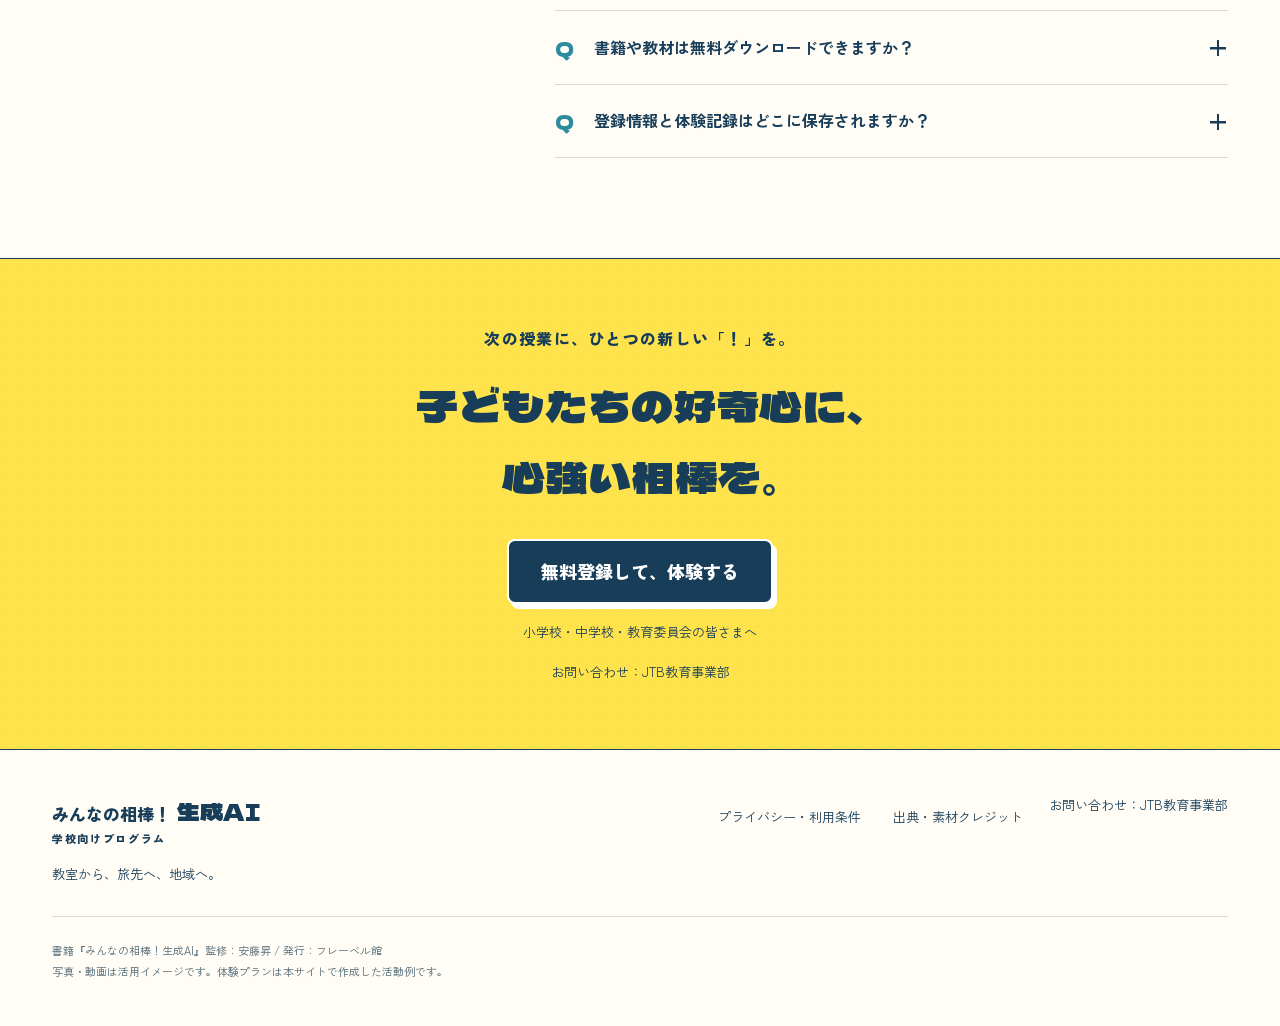
<file: minnano-aibo/landing.html>
<!doctype html><html lang="ja"><head><meta charset="utf-8"><meta name="viewport" content="width=device-width,initial-scale=1"><meta name="theme-color" content="#173d59"><title>みんなの相棒！生成AI｜教室から、旅先へ、地域へ。</title><meta name="description" content="フレーベル館の書籍とつながる、みんなの相棒！生成AIプログラム。小中学校の授業・修学旅行・地域との共創探究へ。無料登録で4つの体験を。"><meta property="og:title" content="みんなの相棒！生成AI｜教室から、旅先へ、地域へ。"><meta property="og:description" content="AIと考える。自分で確かめる。社会につながる。先生のための無料体験。"><meta property="og:type" content="website"><meta property="og:image" content="https://minnano-aibo-school-guide.changyaokuang.chatgpt.site/media/classroom.jpg"><link rel="stylesheet" href="style.css"><link rel="preconnect" href="https://fonts.googleapis.com"><link rel="preconnect" href="https://fonts.gstatic.com" crossorigin><link href="https://fonts.googleapis.com/css2?family=Dela+Gothic+One&family=Zen+Kaku+Gothic+New:wght@400;500;700;900&display=swap" rel="stylesheet"><script defer src="config.js"></script><script defer src="app.js"></script></head><body>
<a class="skip" href="#main">本文へ移動</a><div class="announcement">小学校・中学校の先生へ <span>授業に持ち帰れる、4つの無料体験。</span></div>
<header class="header"><a class="brand" href="landing.html"><img src="media/aibo.jpg" alt="書籍の生成AIキャラクター"><span>みんなの相棒！<b>生成AI</b><small>学校向けプログラム</small></span></a><nav aria-label="メインメニュー"><a href="#about">プログラム</a><a href="#scenes">活用シーン</a><a href="#benefits">無料体験</a><a href="#faq">よくある質問</a></nav><div class="header-actions"><button class="text-btn" data-login>ログイン</button><button class="btn small" data-register>無料ではじめる</button><button class="menu-btn" aria-label="メニューを開く" aria-expanded="false">☰</button></div></header>
<main id="main"><div id="landing"><section class="hero wrap"><div class="hero-copy"><p class="eyebrow">フレーベル館の書籍とつながる、探究プログラム</p><div class="partner-line"><strong class="jtb-word">JTB</strong><span>×</span><strong>フレーベル館</strong><span class="partner-caption">学校の学びを、もっと外へ。</span></div><h1>「やってみたい」が、<br><span class="highlight">学びの冒険</span>になる。</h1><p class="hero-sub">AIと考える。自分で確かめる。<br>教室から、旅先へ、地域へ。</p><p class="hero-desc">『みんなの相棒！生成AI』と一緒に、<br>子どもの問いを、社会につながる探究へ。<br>先生の授業づくりを、紙とWebで支えます。</p><div class="hero-cta"><button class="btn large" data-register>無料登録して、体験する</button><span>先生・教育関係者向け / クレジットカード不要</span></div><a href="#scenes" class="under-link">授業での使い方を見る</a></div><div class="hero-visual"><span class="handwritten hero-note">世界が、まるごと教室に。</span><figure class="photo main-photo"><img src="media/classroom.jpg" alt="先生と子どもたちが机を囲んで意見を交わす実写の授業イメージ" fetchpriority="high"><figcaption><span class="label-yellow">教室で</span> 「どうして？」を育てる。</figcaption></figure><figure class="photo travel-photo"><img src="media/kyoto-poster.jpg" alt="京都・八坂の塔へ続く街並み"><figcaption><span>旅先で</span> 本物に出会う。</figcaption></figure><div class="aibo-bubble"><img src="media/aibo.jpg" alt=""><span>答えの先を、<br>いっしょに考えよう！</span></div><svg class="hero-doodle" viewBox="0 0 100 100" aria-hidden="true"><path d="M50 3L57 35 88 22 67 48 98 60 64 64 69 97 48 71 20 94 32 60 2 48 36 42Z" fill="#ffe34c" stroke="#173d59" stroke-width="2"/></svg><p class="scene-note">写真・動画は活用シーンのイメージです。</p></div></section>
<div class="ribbon"><span>考える力</span><i>✦</i><span>情報を見極める力</span><i>✦</i><span>伝える力</span><i>✦</i><span>人とつながる力</span><i>✦</i><span>自分で決める力</span></div>
<section class="section wrap" id="about"><div class="section-title"><p class="eyebrow">LEARN WITH YOUR AIBO</p><h2>AIを使う、その先に。<br>育てたいのは、<em>自分で考える力。</em></h2><p>AIの答えを入り口に、調べる。人に聞く。違いに気づく。<br>確かめて、選んで、自分の言葉で伝える。<br>そんな探究の一歩を、いつもの授業から始めませんか。</p></div><div class="learning-flow"><article><span class="flow-icon">？</span><h3>問いを見つける</h3><p>身近な「なぜ？」から、<br>自分たちのテーマを。</p></article><article><span class="flow-icon">◎</span><h3>AIと広げる</h3><p>違う見方やアイデアを、<br>相棒と一緒に探す。</p></article><article><span class="flow-icon">♧</span><h3>現場で確かめる</h3><p>見て、聞いて、比べる。<br>本物の情報に出会う。</p></article><article><span class="flow-icon">✦</span><h3>自分の言葉で届ける</h3><p>学んだことを作品に。<br>地域や仲間へ伝える。</p></article></div><div class="book-band"><img src="media/aibo.jpg" alt="みんなの相棒！生成AIのキャラクター"><div><span class="eyebrow">本で学び、紙とWEBで実践。</span><h3>フレーベル館『みんなの相棒！生成AI』</h3><p>監修：安藤昇。生成AIの仕組みや付き合い方から、かしこい活用へ。<br>小学校高学年・中学校を中心に、学校のねらいに合わせて活用できます。</p><a class="under-link" href="https://book.froebel-kan.co.jp/book/detail/9784577054208" target="_blank" rel="noopener">書籍の詳細をフレーベル館で見る</a></div><span class="paper-stamp">読む<br>考える<br>つくる</span></div></section>
<section class="scenes-section" id="scenes"><div class="wrap"><div class="section-title left"><p class="eyebrow">ONE PROGRAM, MANY ADVENTURES</p><h2>学びの舞台は、<br><em>教室の外にも広がっている。</em></h2><p>総合的な学習の時間にも、修学旅行にも、地域との共創にも。<br>学校のねらいや進め方に合わせて、必要なところから。</p></div><div class="scene-tabs" role="tablist" aria-label="活用シーン"><button role="tab" id="tab-class" aria-controls="scene-panel" aria-selected="true" data-scene="class">日々の授業</button><button role="tab" id="tab-trip" aria-controls="scene-panel" aria-selected="false" data-scene="trip">修学旅行</button><button role="tab" id="tab-local" aria-controls="scene-panel" aria-selected="false" data-scene="local">地域との共創探究</button></div><div id="scene-panel" class="scene-panel" role="tabpanel" aria-labelledby="tab-class"></div></div></section>
<section class="section wrap" id="benefits"><div class="section-title"><p class="eyebrow">FREE EXPERIENCE</p><h2>まず先生が、<em>「なるほど！」を体験。</em></h2><p>無料登録で、4つのコンテンツをすぐに使えます。<br>実際に触って、授業に取り入れるイメージを。</p></div><div class="benefit-grid"><article class="benefit yellow"><span class="benefit-tag">知る・試す</span><div class="mini-chat"><span>どんなお願いが伝わる？</span><b>目的 ＋ 相手 ＋ 条件</b></div><h3>プログラム導入体験</h3><p>AIの得意・不得意と、伝わるお願いのつくり方を体験。</p><button class="under-link" data-start="intro">導入編を試す</button></article><article class="benefit blue"><span class="benefit-tag">旅と学びをつなぐ</span><div class="mini-route"><span>事前</span><i>···</i><span>現地</span><i>···</i><span>事後</span></div><h3>修学旅行の活用プラン</h3><p>旅先とテーマを選んで、問い・聞き取り・発表の計画を。</p><button class="under-link" data-start="trip">探究プランをつくる</button></article><article class="benefit pink"><span class="benefit-tag">地域に届ける</span><div class="mini-flyer"><b>わたしたちの<br>まちのいいところ。</b><span>LOCAL DISCOVERY</span></div><h3>地域共創・チラシ制作</h3><p>地域の魅力を発見し、届けたい相手に伝わる作品へ。</p><button class="under-link" data-start="local">チラシ制作を試す</button></article><article class="benefit green"><span class="benefit-tag">理解を確かめる</span><div class="mini-quiz"><span>○</span><span>？</span><span>✓</span></div><h3>解説付きミニテスト</h3><p>5つの問いで、情報の確かめ方とAIの使い方を振り返る。</p><button class="under-link" data-start="quiz">ミニテストに挑戦</button></article></div><div class="center-cta"><button class="btn large" data-register>4つの体験を、無料ではじめる</button><p>体験版の登録で、利用契約や課金は発生しません。</p></div></section>
<section class="studio-section"><div class="wrap studio-layout"><div><p class="eyebrow">FROM DISCOVERY TO CREATION</p><h2>発見を、<br><em>誰かに届く一枚に。</em></h2><p>「だれに」「何を」「どう伝える？」<br>チラシづくりを通して、情報を整理し、<br>AIへのお願いを考え、自分の表現に磨きます。</p><ul class="check-list"><li>素材や事実を整理する</li><li>目的に合うお願いを組み立てる</li><li>出典・権利を確認して仕上げる</li></ul><button class="btn" data-start="local">制作体験を開く</button></div><div class="studio-demo"><div class="window-bar"><i></i><i></i><i></i><span>チラシ制作スタジオ</span></div><video id="studio-video" controls playsinline preload="none" poster="media/studio-poster.png"><source src="media/studio-demo.mp4" type="video/mp4"><track kind="captions" src="media/studio-ja.vtt" srclang="ja" label="日本語" default></video><p>実際の体験画面の操作例 / テンプレート体験</p></div></div></section>
<section class="section wrap"><div class="section-title"><p class="eyebrow">READY FOR YOUR CLASSROOM</p><h2>先生の「できるかな」を、<br><em>「これならできそう」に。</em></h2></div><div class="support-grid"><article><span>▧</span><h3>紙でも、Webでも。</h3><p>本利用では同じ原本ワークシートを紙とタブレットで活用。端末の数や授業の形に合わせられます。</p></article><article><span>◷</span><h3>進め方は、先生が決める。</h3><p>扱う範囲や区切りを柔軟に。次の授業に続けたり、グループで取り組んだりできます。</p></article><article><span>◇</span><h3>安心して使う力も、一緒に。</h3><p>個人情報、著作権、情報の確かめ方。AIを使う前後の確認を、活動の中で学びます。</p></article></div><div class="guidance"><b>子どもたちがAIを直接使う前に</b><p>学校の方針、サービスの年齢条件・利用規約、保護者への説明を確認します。小学校の生成操作は先生が行う想定です。無料体験は外部の生成AIへ入力を送信せず、用意した例とテンプレートで学べます。</p><a class="under-link" href="https://www.mext.go.jp/a_menu/other/mext_02412.html" target="_blank" rel="noopener">文部科学省の生成AIガイドラインを見る</a></div></section>
<section class="steps-section"><div class="wrap"><div class="section-title"><p class="eyebrow">LET'S GET STARTED</p><h2>小さく試して、<em>学校に合う形へ。</em></h2></div><div class="steps"><article><b>無料登録</b><p>先生・教育関係者の方が<br>学校情報を登録。</p></article><article><b>体験してみる</b><p>4つのコンテンツで<br>授業のイメージをつかむ。</p></article><article><b>JTBへ相談</b><p>学年・人数・行き先・ねらいを<br>担当者と整理。</p></article><article><b>学校でスタート</b><p>契約・学校ID・AI環境を準備し、<br>紙やWebで実践。</p></article></div><p class="small-note">本利用の料金・提供範囲は個別相談。学校での生成AI利用には、学校が承認したGeminiの登録・API接続等を別途確認します。</p></div></section>
<section class="section wrap faq" id="faq"><div class="section-title left"><p class="eyebrow">QUESTIONS & ANSWERS</p><h2>よくある質問</h2></div><div class="faq-list"><details><summary>どの学年で使えますか？</summary><p>小学校高学年・中学校を中心に想定しています。出版社が示す書籍の対象年齢は小学校3年生から中学生です。内容やAIの操作主体は、発達段階と学校の方針に合わせて調整します。</p></details><details><summary>生成AIに詳しくなくても使えますか？</summary><p>無料体験は選択や短い入力から始められ、AIのAPIキーは不要です。まず先生が操作し、活動例を印刷して授業の進め方を検討できます。</p></details><details><summary>無料体験で、実際のAI生成ができますか？</summary><p>無料体験では教材用の例とテンプレートで、お願いの組み立て方・チラシ制作・情報の確認を試します。外部AIへは送信しません。本利用では学校のGemini API設定・利用承認のもとで生成します。</p></details><details><summary>修学旅行が決まる前でも相談できますか？</summary><p>育てたい力や探究テーマを整理し、行き先・時期・人数と合わせてJTB教育事業部へご相談ください。体験プランは活動例であり、施設予約や受入手配を確約するものではありません。</p></details><details><summary>書籍や教材は無料ダウンロードできますか？</summary><p>無料体験は本サイトの導入コンテンツ・活用プラン・ミニテストです。書籍全体や契約用の原本ワークシートを無料配布するものではありません。提供条件は導入時に確認します。</p></details><details><summary>登録情報と体験記録はどこに保存されますか？</summary><p>本サイトのサーバーに保存します。児童生徒の氏名・名簿の入力は不要です。ログイン後の「アカウント」から記録の書き出しと登録削除ができます。</p></details></div></section>
<section class="last-cta"><div class="wrap"><p class="handwritten">次の授業に、ひとつの新しい「！」を。</p><h2>子どもたちの好奇心に、<br>心強い相棒を。</h2><button class="btn large" data-register>無料登録して、体験する</button><p>小学校・中学校・教育委員会の皆さまへ</p><p class="contact-name">お問い合わせ：JTB教育事業部</p></div></section></div>
<section id="experience" class="wrap experience" hidden><div class="experience-head"><div><p class="eyebrow">YOUR AIBO NOTEBOOK</p><h1>先生の、体験ノート。</h1><p id="welcome"></p></div><div><span id="save-status" role="status"></span><button class="btn outline small" id="account-open">アカウント</button></div></div><nav class="experience-tabs" aria-label="無料体験"><button data-module="intro">導入体験</button><button data-module="trip">修学旅行</button><button data-module="local">地域共創・制作</button><button data-module="quiz">ミニテスト</button></nav><div id="module"></div><div class="experience-bottom"><button class="under-link" id="back-home">プログラム紹介に戻る</button><button class="under-link" id="logout">ログアウト</button></div></section></main>
<footer class="footer wrap"><div><a class="brand" href="landing.html"><span>みんなの相棒！<b>生成AI</b><small>学校向けプログラム</small></span></a><p>教室から、旅先へ、地域へ。</p></div><div class="footer-links"><button data-policy="privacy">プライバシー・利用条件</button><button data-policy="sources">出典・素材クレジット</button><span class="contact-name">お問い合わせ：JTB教育事業部</span></div><p class="copyright">書籍『みんなの相棒！生成AI』監修：安藤昇 / 発行：フレーベル館<br>写真・動画は活用イメージです。体験プランは本サイトで作成した活動例です。</p></footer>
<dialog id="auth-dialog" aria-labelledby="auth-title"><button class="dialog-close" aria-label="閉じる" data-close>×</button><p class="eyebrow">FREE TEACHER EXPERIENCE</p><h2 id="auth-title">無料で、相棒に出会おう。</h2><p>4つの体験と、授業に使えるアイデアを。</p><form id="auth-form"><div id="registration-fields"><label>学校・所属名 <span>必須</span><input name="school" autocomplete="organization" maxlength="100" placeholder="○○市立 ○○小学校"></label><div class="form-grid"><label>校種 <span>必須</span><select name="level"><option value="">選択してください</option><option>小学校</option><option>中学校</option><option>教育委員会・その他</option></select></label><label>都道府県 <span>必須</span><select name="prefecture" id="prefecture"></select></label></div></div><label>メールアドレス <span>必須</span><input name="email" type="email" autocomplete="email" maxlength="254" required></label><label>パスワード <span>10文字以上</span><input name="password" type="password" autocomplete="new-password" minlength="10" maxlength="128" required></label><label class="checkbox" id="consent-label"><input name="consent" type="checkbox"><span>教職員・教育関係者です。<button type="button" class="inline-link" data-policy="privacy">プライバシー・利用条件</button>に同意します。</span></label><p class="form-error" id="auth-error" role="alert"></p><button class="btn full" id="auth-submit" type="submit">無料登録して体験をはじめる</button></form><button class="under-link auth-switch" id="auth-switch">登録済みの方はこちら</button><p class="small-note">児童生徒の個人情報は入力しないでください。登録確認メールの送信はありません。パスワードは大切に保管してください。</p></dialog>
<dialog id="info-dialog" class="wide-dialog"><button class="dialog-close" aria-label="閉じる" data-close>×</button><div id="info-content"></div></dialog><div class="toast" role="status" hidden></div></body></html>
</file>
<file: style.css>
*{box-sizing:border-box}body{margin:0;font-family:'MS PGothic','MSPゴシック','Yu Gothic',Arial,sans-serif;background:#f7f2e9;color:#1f2933}a{text-decoration:none;color:inherit}img{max-width:100%;display:block}.hero{min-height:760px;background:radial-gradient(circle at 20% 10%,#fff5d8,transparent 30%),linear-gradient(135deg,#111827 0%,#3d2d17 50%,#fff5df 50%,#fbf7ef 100%);padding:24px 5vw 70px;color:#fff}.nav{display:flex;justify-content:space-between;align-items:center;gap:20px}.brand{font-weight:800;letter-spacing:.04em}.brand span{background:#d71920;color:#fff;padding:8px 12px;border-radius:999px;margin-right:8px}.navlinks{display:flex;gap:18px;font-size:14px}.heroGrid{display:grid;grid-template-columns:1.05fr .95fr;gap:46px;align-items:center;margin-top:70px}.eyebrow,.sectionTitle p{color:#b8872b;font-weight:800;letter-spacing:.12em;text-transform:uppercase}.hero h1{font-size:48px;line-height:1.22;margin:12px 0}.lead{font-size:18px;line-height:1.9;color:#f7ead4}.heroActions{display:flex;gap:14px;flex-wrap:wrap;margin-top:28px}.btn{border:0;border-radius:999px;padding:14px 22px;font-weight:800;cursor:pointer;display:inline-flex;align-items:center;justify-content:center}.primary{background:linear-gradient(135deg,#c3912d,#f5d38b);color:#1f2933;box-shadow:0 12px 28px rgba(154,100,22,.25)}.ghost{background:rgba(255,255,255,.14);border:1px solid rgba(255,255,255,.35);color:inherit}.full{width:100%}.heroCard{border-radius:32px;overflow:hidden;position:relative;box-shadow:0 30px 80px rgba(0,0,0,.36);border:1px solid rgba(255,255,255,.24)}.heroCard img{height:520px;width:100%;object-fit:cover}.shine{position:absolute;inset:0;background:linear-gradient(120deg,rgba(255,255,255,.2),transparent 40%,rgba(255,255,255,.1))}.statRow{display:grid;grid-template-columns:repeat(3,1fr);gap:12px;margin-top:34px}.statRow div{background:rgba(255,255,255,.12);border:1px solid rgba(255,255,255,.22);border-radius:20px;padding:18px}.statRow b{font-size:28px;color:#f5d38b;display:block}.statRow span{font-size:12px;color:#f3e8d3}.section{padding:78px 5vw}.sectionTitle{max-width:950px;margin-bottom:28px}.sectionTitle h2,.miText h2,.biz h2{font-size:34px;line-height:1.35;margin:6px 0 12px}.steps{display:grid;grid-template-columns:repeat(3,1fr);gap:22px}.steps article,.glassForm,.quoteBox,.programCard,.productCard{background:#fff;border:1px solid #eadcc6;border-radius:28px;padding:24px;box-shadow:0 18px 45px rgba(94,63,20,.08)}.steps span{color:#c3912d;font-weight:900}.steps p,.programCard p,.miText p,.biz p{line-height:1.75}.darkPanel{background:#15202b;color:#fff}.light p{color:#f5d38b}.toolbar{display:flex;gap:14px;margin:20px 0 28px}.toolbar input,.toolbar select,input,select,textarea{width:100%;border:1px solid #d9c7a9;border-radius:16px;padding:14px;background:#fff;font-family:inherit}select{appearance:auto}.cards{display:grid;grid-template-columns:repeat(4,1fr);gap:18px}.programCard{color:#1f2933;display:flex;flex-direction:column;min-height:430px}.programCard img{height:150px;object-fit:cover;border-radius:18px;margin-bottom:14px}.tag{display:inline-flex;background:#fff1cf;color:#8a5c12;border-radius:999px;padding:6px 10px;font-size:12px;font-weight:800;width:max-content}.programCard h3{margin:12px 0 4px}.programCard .meta{font-size:13px;color:#697386;margin-top:auto}.programCard button{margin-top:14px}.estimateGrid{display:grid;grid-template-columns:.95fr 1.05fr;gap:24px}.glassForm label{display:block;font-weight:800;margin-bottom:14px}.glassForm input,.glassForm select,.glassForm textarea{margin-top:8px}.two{display:grid;grid-template-columns:1fr 1fr;gap:12px}.quoteBox{background:#1f2933;color:#fff}.quoteLine{display:flex;justify-content:space-between;padding:12px 0;border-bottom:1px solid rgba(255,255,255,.14)}.quoteTotal{font-size:28px;color:#f5d38b;font-weight:900}.ctaStack{display:flex;gap:10px;flex-wrap:wrap;margin:18px 0}pre{background:#0d131a;color:#e9f6ff;border-radius:18px;padding:16px;overflow:auto;max-height:260px;font-size:12px}.miFeature{display:grid;grid-template-columns:1fr 1fr;gap:34px;align-items:center;background:#fff9ed}.miText ul{line-height:2}.imageStack{display:grid;grid-template-columns:1fr 1fr;gap:14px}.imageStack img{height:430px;object-fit:cover;border-radius:28px;box-shadow:0 20px 50px rgba(0,0,0,.14)}.productGrid{display:grid;grid-template-columns:repeat(3,1fr);gap:18px}.productCard img{height:180px;width:100%;object-fit:cover;border-radius:18px}.productCard h3{margin-bottom:6px}.price{font-size:22px;font-weight:900;color:#9b6a19}.school{color:#697386;font-size:13px}.biz{display:grid;grid-template-columns:1fr .8fr;gap:34px;align-items:center;background:#17212b;color:#fff}.biz img{border-radius:28px;height:360px;object-fit:cover;box-shadow:0 20px 55px rgba(0,0,0,.28)}footer{padding:34px 5vw;background:#0d131a;color:#e8e0d4;display:flex;justify-content:space-between;gap:20px}.toast{position:fixed;right:24px;bottom:24px;background:#111827;color:#fff;padding:14px 20px;border-radius:16px;opacity:0;transform:translateY(14px);transition:.25s}.toast.show{opacity:1;transform:translateY(0)}@media(max-width:1000px){.heroGrid,.estimateGrid,.miFeature,.biz{grid-template-columns:1fr}.cards,.productGrid,.steps{grid-template-columns:1fr 1fr}.hero h1{font-size:36px}}@media(max-width:650px){.nav,.navlinks,footer{display:block}.cards,.productGrid,.steps,.statRow,.two{grid-template-columns:1fr}.hero{padding:20px}.section{padding:48px 20px}.heroCard img{height:320px}.toolbar{flex-direction:column}}


.froebelFeature{background:linear-gradient(135deg,#fff7fb,#eef7ff);border-top:1px solid #f5d4e6;border-bottom:1px solid #d9ecff}
.froebelGrid{display:grid;grid-template-columns:1.2fr .8fr;gap:22px;align-items:stretch}
.froebelHero{background:white;border-radius:28px;padding:28px;box-shadow:0 18px 45px rgba(27,71,128,.12);border:1px solid rgba(255,130,180,.24);position:relative;overflow:hidden}
.froebelHero:after{content:"";position:absolute;right:-80px;top:-80px;width:240px;height:240px;border-radius:50%;background:radial-gradient(circle,#ff8fc9,transparent 65%);opacity:.25}
.froebelHero h3{font-size:38px;margin:12px 0 12px;color:#0c4a9a}
.froebelHero p{font-size:16px;line-height:1.9;color:#233}
.tag.pink{background:#fff0f7;color:#d52070;border:1px solid #ffc1dd}
.checkList{padding-left:20px;line-height:1.9}
.froebelCards{display:grid;gap:14px}
.froebelCards article{background:rgba(255,255,255,.82);border:1px solid rgba(12,74,154,.12);border-radius:22px;padding:20px;box-shadow:0 12px 30px rgba(27,71,128,.08)}
.froebelCards b{display:block;color:#0c4a9a;margin-bottom:8px;font-size:18px}
.froebelCards span{line-height:1.7}
.workShowcase{margin-top:24px;background:rgba(255,255,255,.75);border-radius:26px;padding:22px;border:1px solid rgba(12,74,154,.1)}
.storyGrid{display:grid;grid-template-columns:repeat(4,1fr);gap:16px;margin-top:14px}
.storyCard{background:#fff;border-radius:20px;box-shadow:0 12px 30px rgba(27,71,128,.1);overflow:hidden;border:1px solid #e9f1fb}
.storyCard img{width:100%;height:130px;object-fit:cover;display:block}
.storyCard span{display:inline-block;margin:12px 14px 0;padding:5px 10px;border-radius:999px;background:#eaf4ff;color:#0c4a9a;font-size:12px;font-weight:700}
.storyCard h4{margin:8px 14px 4px;font-size:17px}
.storyCard p{margin:4px 14px 12px;line-height:1.6;font-size:13px;color:#394b5f}
.storyCard a{display:block;margin:0 14px 14px;color:#0b66c3;font-weight:700;text-decoration:none}
.programLink{display:inline-block;margin-top:10px;color:#fff;text-decoration:none;font-weight:700;opacity:.9}
@media(max-width:900px){
  .froebelGrid{grid-template-columns:1fr}
  .storyGrid{grid-template-columns:1fr 1fr}
}
@media(max-width:620px){
  .storyGrid{grid-template-columns:1fr}
  .froebelHero h3{font-size:28px}
}
</file>
<file: minnano-aibo/style.css>
:root{--ink:#173d59;--muted:#536c79;--paper:#fffdf5;--yellow:#ffe34c;--blue:#e2f4fa;--pink:#ffedf0;--green:#e9f3e9;--line:#173d5930;--body:'Zen Kaku Gothic New','Hiragino Kaku Gothic ProN',sans-serif;--display:'Dela Gothic One',sans-serif}*{box-sizing:border-box}html{scroll-behavior:smooth;scroll-padding-top:110px}body{margin:0;background:var(--paper);color:var(--ink);font:16px/1.85 var(--body);-webkit-font-smoothing:antialiased}button,input,select,textarea{font:inherit;color:inherit}button,a{-webkit-tap-highlight-color:transparent}button{cursor:pointer}button:disabled{opacity:.6;cursor:wait}a{color:inherit}img,video{max-width:100%;display:block}button:focus-visible,a:focus-visible,input:focus-visible,select:focus-visible,textarea:focus-visible,summary:focus-visible{outline:3px solid #e37030;outline-offset:4px}h1,h2,h3,p{margin:0}h1,h2,h3{line-height:1.6;overflow-wrap:anywhere}h2{font-size:clamp(27px,3vw,38px);font-weight:900;letter-spacing:.025em}h3{font-size:21px;font-weight:900}h2 em{font-style:normal;background:linear-gradient(transparent 65%,#ffe34c99 65%)}p{margin-top:16px}.wrap{max-width:1240px;margin:auto;padding-inline:32px}.section{padding-block:100px}.eyebrow{font-size:13px;font-weight:900;letter-spacing:.12em;margin-bottom:18px;color:#26677c}.section-title{text-align:center;margin-bottom:50px}.section-title p:not(.eyebrow){color:var(--muted);line-height:2}.section-title.left{text-align:left}.btn{display:inline-flex;align-items:center;justify-content:center;min-height:52px;padding:13px 25px;border:2px solid var(--ink);border-radius:8px;background:var(--yellow);box-shadow:3px 4px 0 var(--ink);font-size:16px;font-weight:900;text-decoration:none;line-height:1.5;transition:transform .15s,box-shadow .15s}.btn:hover{transform:translateY(-2px);box-shadow:4px 6px 0 var(--ink)}.btn:active{transform:translate(2px,2px);box-shadow:1px 2px 0 var(--ink)}.btn.small{font-size:14px;min-height:44px;padding:10px 17px}.btn.large{font-size:18px;min-height:62px;padding:17px 32px}.btn.outline{background:white;box-shadow:none}.full{width:100%}.under-link,.text-btn,.inline-link{background:none;border:0;padding:0;min-height:44px;display:inline-flex;align-items:center;font-weight:700;text-decoration:underline;text-underline-offset:5px;text-decoration-thickness:1px}.text-btn{text-decoration:none}.inline-link{display:inline;min-height:0}.skip{position:absolute;left:-9999px}.skip:focus{left:15px;top:10px;background:white;padding:10px;z-index:100}.announcement{background:var(--ink);color:white;text-align:center;font-size:13px;font-weight:700;padding:8px 20px;letter-spacing:.08em}.announcement span{margin-left:20px;color:#fff5c1}.header{display:flex;align-items:center;gap:28px;padding:18px max(24px,calc((100vw - 1210px)/2));background:#fffdf5f2;border-bottom:1px solid var(--line);position:sticky;top:0;z-index:30;backdrop-filter:blur(12px)}.brand{display:flex;align-items:center;gap:12px;text-decoration:none;line-height:1.4;white-space:nowrap;font-size:17px;font-weight:900}.brand img{width:54px;height:54px;object-fit:cover;object-position:35% center;border:2px solid var(--ink);border-radius:50%}.brand b{font-size:23px;display:inline-block;margin-left:6px;font-family:var(--display);font-weight:400}.brand small{display:block;font-size:11px;letter-spacing:.15em;margin-top:4px}.header nav{display:flex;align-items:center;gap:24px;margin-left:auto}.header nav a{text-decoration:none;font-size:14px;font-weight:700;white-space:nowrap}.header-actions{display:flex;gap:20px;align-items:center}.header-actions>.text-btn{font-size:14px}.menu-btn{display:none;border:0;background:transparent;font-size:24px;padding:8px}.hero{display:grid;grid-template-columns:1.05fr 1fr;gap:32px;align-items:center;padding-block:68px 84px;min-height:730px}.partner-line{display:flex;gap:14px;align-items:center;font-size:18px;margin-bottom:27px}.jtb-word{color:#c82637;font:900 25px Arial,sans-serif;letter-spacing:-.08em}.partner-caption{font-size:12px;margin-left:6px;color:var(--muted)}.hero-copy>.eyebrow{font-size:12px;margin-top:0}.hero h1{font-family:var(--display);font-weight:400;font-size:clamp(31px,3.4vw,43px);line-height:1.8;letter-spacing:.015em;white-space:nowrap}.highlight{background:linear-gradient(transparent 56%,var(--yellow) 56%);padding-bottom:3px}.hero-sub{font-size:23px;font-weight:900;line-height:1.8;margin-top:20px}.hero-desc{font-size:16px;color:var(--muted);line-height:2}.hero-cta{margin-top:28px;display:flex;align-items:flex-start;flex-direction:column;gap:12px}.hero-cta>span{font-size:12px;color:var(--muted)}.hero-copy>.under-link{font-size:14px;margin-top:13px}.hero-visual{position:relative;min-height:558px}.handwritten{font-weight:900;font-size:21px;letter-spacing:.08em}.hero-note{display:block;transform:rotate(-5deg);margin:0 0 18px 20px}.photo{position:relative;background:white;padding:10px;border:1.5px solid var(--ink);box-shadow:5px 7px 0 #173d5915;margin:0}.photo img{width:100%;height:100%;object-fit:cover}.main-photo{width:91%;transform:rotate(3deg);margin-left:30px}.main-photo img{height:270px}.photo figcaption{font-weight:900;padding:10px 2px 2px;font-size:14px}.photo figcaption span{padding:3px 9px;background:var(--yellow);margin-right:8px}.travel-photo{position:absolute;bottom:30px;left:-12px;width:60%;transform:rotate(-7deg);z-index:2}.travel-photo img{height:185px}.travel-photo figcaption span{background:var(--blue)}.aibo-bubble{position:absolute;right:-6px;bottom:80px;z-index:3;display:flex;flex-direction:column;align-items:center;transform:rotate(7deg)}.aibo-bubble img{width:110px;height:110px;border-radius:50%;border:3px solid var(--ink);object-fit:cover;object-position:30%}.aibo-bubble span{background:var(--yellow);border:1.5px solid var(--ink);font-size:13px;font-weight:900;padding:8px 16px;border-radius:16px;line-height:1.6;margin-top:-6px}.hero-doodle{position:absolute;width:70px;right:-12px;top:25px;z-index:4}.scene-note{font-size:11px;color:var(--muted);position:absolute;bottom:0;right:0}.ribbon{padding:22px 30px;border-block:1.5px solid var(--ink);display:flex;justify-content:center;align-items:center;gap:35px;background:var(--yellow);font-size:17px;font-weight:900;overflow:hidden;white-space:nowrap}.ribbon i{font-style:normal;font-size:24px}.learning-flow{display:grid;grid-template-columns:repeat(4,1fr);gap:26px;text-align:center;margin-bottom:55px}.flow-icon{height:70px;width:70px;display:inline-flex;align-items:center;justify-content:center;font-size:40px;font-weight:900;border:2px solid var(--ink);border-radius:20px 28px 18px 25px;background:#fff2af;transform:rotate(-5deg);margin-bottom:15px}.learning-flow article:nth-child(2) .flow-icon{background:var(--blue);transform:rotate(7deg)}.learning-flow article:nth-child(3) .flow-icon{background:var(--green)}.learning-flow article:nth-child(4) .flow-icon{background:var(--pink);transform:rotate(7deg)}.learning-flow p{font-size:15px;margin-top:9px;color:var(--muted)}.learning-flow h3{font-size:19px}.book-band{border:1.5px solid var(--ink);border-radius:14px;padding:30px;display:flex;gap:30px;align-items:center;background:white}.book-band>img{width:135px;height:135px;object-fit:cover;object-position:30%;border-radius:50%;border:2px solid var(--ink);flex:none}.book-band .eyebrow{margin:0 0 7px;font-size:12px}.book-band p{font-size:14px;margin-top:7px;line-height:1.9;color:var(--muted)}.book-band .under-link{font-size:14px}.paper-stamp{margin-left:auto;transform:rotate(8deg);border:2px solid #da6450;color:#bb5142;border-radius:50%;height:95px;width:95px;display:flex;align-items:center;justify-content:center;line-height:1.35;font-size:18px;font-weight:900;flex:none}.scenes-section{background:var(--blue);padding-block:90px;border-block:1px solid var(--line)}.scene-tabs{display:flex;gap:10px}.scene-tabs button{flex:1;border:1.5px solid var(--ink);border-bottom:0;border-radius:12px 12px 0 0;background:#eff9fc;font-weight:900;padding:17px 15px;font-size:18px}.scene-tabs button[aria-selected=true]{background:var(--ink);color:white}.scene-panel{display:grid;grid-template-columns:1.05fr 1fr;border:2px solid var(--ink);background:white;border-radius:0 0 16px 16px;overflow:hidden;min-height:430px}.scene-media{position:relative;background:#d6e9ec;min-height:410px}.scene-media img,.scene-media video{width:100%;height:100%;position:absolute;inset:0;object-fit:cover}.scene-media video.classroom{object-fit:contain;background:#173d59}.scene-media>span{position:absolute;bottom:10px;left:12px;z-index:2;background:#173d59d9;color:white;padding:3px 10px;font-size:11px;pointer-events:none}.scene-body{padding:38px}.scene-body .eyebrow{margin:0 0 10px}.scene-body h3{font-size:27px;line-height:1.7}.scene-body p{font-size:15px;color:var(--muted);line-height:2}.scene-steps{display:flex;gap:7px;flex-wrap:wrap;margin:23px 0}.scene-steps span{font-size:13px;border:1px solid var(--line);border-radius:6px;padding:5px 9px;background:var(--paper)}.scene-body .btn{font-size:14px}.benefit-grid{display:grid;grid-template-columns:repeat(4,1fr);gap:20px}.benefit{padding:23px 21px;border:1.5px solid var(--ink);border-radius:12px;box-shadow:4px 5px 0 #173d5914;display:flex;flex-direction:column}.yellow{background:#fff6c9}.blue{background:var(--blue)}.pink{background:var(--pink)}.green{background:var(--green)}.benefit-tag{font-size:12px;letter-spacing:.06em;font-weight:900}.benefit h3{font-size:19px;margin-top:15px}.benefit p{font-size:15px;margin:12px 0 16px;flex:1}.benefit .under-link{font-size:14px;justify-content:flex-start}.mini-chat,.mini-route,.mini-flyer,.mini-quiz{height:120px;margin:17px 0 5px;display:flex;align-items:center;justify-content:center}.mini-chat{flex-direction:column;gap:13px}.mini-chat span{border:1.5px solid var(--ink);padding:5px 9px;background:white;border-radius:12px 12px 12px 0;font-size:12px;transform:rotate(-5deg)}.mini-chat b{font-size:14px;background:var(--yellow);padding:7px 10px;border:1px solid var(--ink);transform:rotate(3deg)}.mini-route{gap:7px}.mini-route span{border:1.5px solid var(--ink);border-radius:50%;height:45px;width:45px;background:white;display:flex;align-items:center;justify-content:center;font-size:13px;font-weight:900}.mini-flyer{margin-inline:auto;flex-direction:column;align-items:flex-start;background:white;border:1px solid var(--ink);box-shadow:3px 4px 0 #173d5915;padding:15px;width:155px;transform:rotate(-6deg)}.mini-flyer b{font-size:16px;line-height:1.6}.mini-flyer span{font-size:9px;margin-top:8px;letter-spacing:.1em}.mini-quiz{gap:7px}.mini-quiz span{font-size:36px;display:flex;align-items:center;justify-content:center;width:49px;height:55px;background:white;border:1.5px solid var(--ink);border-radius:8px;transform:rotate(-8deg)}.mini-quiz span:nth-child(2){transform:rotate(6deg);background:#d3e8d3}.center-cta{text-align:center;margin-top:44px}.center-cta p{font-size:13px;color:var(--muted)}.studio-section{background:var(--ink);color:white;padding-block:80px}.studio-layout{display:grid;grid-template-columns:.8fr 1.2fr;gap:65px;align-items:center}.studio-section .eyebrow{color:#b7dfea}.studio-section h2 em{background:none;color:var(--yellow)}.studio-section p{font-size:16px;line-height:2}.studio-section .btn{color:var(--ink);box-shadow:3px 4px 0 #fff5}.check-list{list-style:none;padding:0;margin:23px 0}.check-list li{margin:9px 0;font-size:15px}.check-list li:before{content:'✓';color:var(--yellow);margin-right:12px;font-weight:900}.studio-demo{border:1px solid #adc9d6;border-radius:13px;overflow:hidden;background:white;transform:rotate(2deg);box-shadow:9px 12px 0 #062c4050}.window-bar{display:flex;gap:6px;background:#eff5f5;padding:11px 15px;align-items:center;color:var(--ink)}.window-bar i{width:8px;height:8px;background:#9babb4;border-radius:50%}.window-bar span{font-size:12px;margin-left:8px}.studio-demo video{width:100%;aspect-ratio:16/10;background:var(--paper)}.studio-demo p{font-size:11px;color:var(--muted);margin:0;padding:8px 13px;background:white}.support-grid{display:grid;grid-template-columns:repeat(3,1fr);gap:40px}.support-grid article>span{font-size:45px;color:#308caa;line-height:1}.support-grid h3{margin-top:14px}.support-grid p{font-size:15px;line-height:2;color:var(--muted)}.guidance{margin-top:44px;padding:26px 30px;background:white;border:1px dashed #8aa4b1;border-radius:12px}.guidance p{font-size:14px;margin-top:10px}.guidance .under-link{font-size:13px}.steps-section{padding-block:75px;background:#f1f5ec;border-block:1px solid var(--line)}.steps{display:grid;grid-template-columns:repeat(4,1fr);gap:24px;text-align:center}.steps article{border-top:4px solid #8cb5a2;padding-top:24px}.steps b{font-size:21px}.steps p{font-size:14px;color:var(--muted)}.small-note{font-size:12px;line-height:1.9;color:var(--muted)}.steps-section>.wrap>.small-note{text-align:center;margin-top:35px}.faq{display:grid;grid-template-columns:.8fr 1.2fr;gap:55px}.faq-list details{border-bottom:1px solid var(--line)}.faq-list summary{list-style:none;cursor:pointer;min-height:65px;display:flex;align-items:center;gap:20px;font-size:16px;font-weight:700;padding-block:14px}.faq-list summary:before{content:'Q';font:20px var(--display);color:#2e8a9f}.faq-list summary:after{content:'+';margin-left:auto;font-size:24px}.faq-list details[open] summary:after{content:'−'}.faq-list details p{font-size:14px;line-height:2;margin:0 0 22px;padding-left:36px;color:var(--muted)}.last-cta{text-align:center;background:var(--yellow);padding-block:65px;border-block:1.5px solid var(--ink);background-image:radial-gradient(#173d5920 .8px,transparent .8px);background-size:15px 15px}.last-cta .handwritten{font-size:16px;margin:0 0 15px}.last-cta h2{font:clamp(28px,3.5vw,42px)/1.7 var(--display);margin-bottom:27px}.last-cta .btn{background:var(--ink);color:white;box-shadow:4px 5px 0 white;border-color:white}.last-cta p:not(.handwritten){font-size:13px}.last-cta .under-link{font-size:14px}.footer{display:grid;grid-template-columns:1fr 1fr;gap:25px;padding-block:45px}.footer p{font-size:13px}.footer-links{display:flex;flex-wrap:wrap;align-content:start;justify-content:flex-end;gap:20px}.footer-links>*{border:0;background:transparent;min-height:44px;font:13px var(--body);text-decoration:none}.copyright{grid-column:1/-1;font-size:11px!important;color:var(--muted);border-top:1px solid var(--line);padding-top:23px;margin-top:5px}dialog{background:var(--paper);color:var(--ink);border:2px solid var(--ink);border-radius:16px;padding:35px;width:510px;max-width:calc(100vw - 28px);max-height:90vh;overflow:auto;box-shadow:10px 12px 0 #0003}dialog::backdrop{background:#082a40aa;backdrop-filter:blur(4px)}dialog h2{font-size:25px}dialog>.eyebrow{margin-top:0}dialog>p{font-size:14px}.dialog-close{position:absolute;top:12px;right:12px;width:35px;height:35px;border:0;background:transparent;font-size:28px;line-height:1}label{display:block;font-size:14px;font-weight:700;margin:16px 0}label>span{font-size:11px;color:var(--muted);font-weight:400;margin-left:7px}input:not([type=checkbox]):not([type=radio]),select,textarea{display:block;width:100%;padding:11px 12px;border:1.5px solid #93abb7;border-radius:7px;background:white;font-size:16px;min-height:46px;margin-top:6px;line-height:1.7}textarea{min-height:110px;resize:vertical}select{appearance:none;background-image:url("data:image/svg+xml,%3Csvg width='14' height='10' xmlns='http://www.w3.org/2000/svg'%3E%3Cpath d='m2 2 5 5 5-5' fill='none' stroke='%23173d59' stroke-width='2'/%3E%3C/svg%3E");background-repeat:no-repeat;background-position:right 12px center;padding-right:32px}.form-grid{display:grid;grid-template-columns:1fr 1fr;gap:15px}.form-grid label{margin:0}.checkbox{display:flex;gap:9px;align-items:flex-start}.checkbox input{margin-top:5px;accent-color:var(--ink);width:18px;height:18px;flex:none}.checkbox>span{font-size:13px;margin:0}.form-error{font-size:14px;color:#b52d39;margin:15px 0}.auth-switch{margin-top:15px;font-size:14px}.wide-dialog{width:800px}.wide-dialog h2{margin-bottom:20px}.wide-dialog h3{font-size:18px;margin-top:22px}.wide-dialog p,.wide-dialog li{font-size:14px}.wide-dialog a{overflow-wrap:anywhere}.toast{position:fixed;bottom:25px;left:50%;transform:translateX(-50%);z-index:100;background:var(--ink);color:white;padding:13px 25px;border:2px solid white;border-radius:10px;font-size:14px;max-width:90vw}.experience{padding-block:45px 80px;min-height:80vh}.experience-head{display:flex;justify-content:space-between;align-items:center;gap:25px;margin-bottom:30px}.experience-head h1{font-family:var(--display);font-size:34px;font-weight:400}.experience-head .eyebrow{margin-top:0;margin-bottom:7px}.experience-head p{font-size:14px;margin-top:8px}.experience-head>div:last-child{display:flex;gap:15px;align-items:center}.experience-tabs{display:grid;grid-template-columns:repeat(4,1fr);gap:9px;border-bottom:2px solid var(--ink);padding-bottom:15px;margin-bottom:30px}.experience-tabs button{border:1px solid var(--line);border-radius:8px;padding:13px 12px;background:white;font-weight:900;font-size:15px}.experience-tabs button.active{background:var(--ink);color:white}.module-head{display:flex;justify-content:space-between;align-items:flex-start;gap:20px;margin:25px 0}.module-head p{font-size:15px;color:var(--muted)}.module-head h2{font-size:28px}.module-tag{font-size:12px;background:#e4f1f4;padding:4px 10px;border-radius:5px;white-space:nowrap}.panel{background:white;border:1.5px solid #9db4be;border-radius:13px;padding:28px;margin:24px 0}.panel h3{margin-bottom:14px}.two-col{display:grid;grid-template-columns:1fr 1fr;gap:26px}.two-col>.panel{margin-top:0}.panel p{font-size:15px}.note{background:#edf6f8;border-radius:8px;padding:14px 18px;font-size:14px;margin:20px 0}.note.yellow{background:#fff4c7}.row{display:flex;gap:13px;align-items:center;flex-wrap:wrap;margin-top:20px}.choice-grid{display:grid;grid-template-columns:1fr 1fr;gap:15px;margin:20px 0}.choice{background:var(--blue);border:1.5px solid #8aafbe;border-radius:9px;text-align:left;padding:20px;min-height:90px;font-size:16px;font-weight:700}.choice.active{background:var(--yellow);border-color:var(--ink)}.feedback{border-left:4px solid #4095a3;background:#f1f8fa;padding:18px 20px;min-height:90px}.prompt-preview{white-space:pre-wrap;background:#f0f7f9;border:1px dashed #7b9eae;border-radius:8px;padding:20px;min-height:140px;font-size:15px}.lesson-step{padding:20px 0;border-bottom:1px dashed var(--line)}.lesson-step:last-child{border:0}.lesson-step h3{font-size:18px}.lesson-step p{margin-top:8px}.plan-result h3{border-bottom:2px solid var(--yellow);padding-bottom:10px}.plan-result h4{font-size:17px;margin:20px 0 7px}.plan-result p{font-size:15px;line-height:2}.flyer{border:1px solid #9db4be;padding:0;background:white;max-width:500px;margin:auto;box-shadow:6px 7px 0 #173d5914;overflow:hidden}.flyer-cover{position:relative}.flyer-cover img{height:180px;width:100%;object-fit:cover}.flyer-cover small{position:absolute;bottom:5px;left:8px;color:white;background:#173d59d9;padding:2px 8px;font-size:10px}.flyer-body{padding:25px 30px}.flyer-eyebrow{font-size:11px;letter-spacing:.2em;font-weight:900;border-bottom:2px solid var(--ink);padding-bottom:10px}.flyer h3{font-family:var(--display);font-size:30px;font-weight:400;line-height:1.6;margin:16px 0}.flyer p{font-size:14px;white-space:pre-wrap;line-height:1.9}.flyer .flyer-bottom{margin-top:22px;font-size:12px;border-top:1px solid var(--line);padding-top:12px}.flyer .flyer-note{font-size:10px;color:var(--muted)}.print-area>h2{display:none}.quiz-question{border:1px solid var(--line);background:white;border-radius:10px;padding:23px;margin:20px 0}.quiz-question legend{font-weight:900;padding-inline:8px;font-size:17px}.quiz-question label{display:flex;align-items:center;gap:10px;padding:12px;background:#f2f7f8;border-radius:7px;margin:10px 0;font-weight:500;cursor:pointer;font-size:15px}.quiz-question input{accent-color:var(--ink);width:18px;height:18px;flex:none}.quiz-result{padding:30px;background:#fff2ac;border:2px solid var(--ink);border-radius:13px;margin:25px 0}.quiz-result strong{font:46px var(--display)}.quiz-review{background:white;border-radius:8px;padding:16px 20px;margin-top:14px}.quiz-review b{font-size:16px}.quiz-review p{font-size:14px}.experience-bottom{display:flex;justify-content:space-between;border-top:1px solid var(--line);padding-top:25px;margin-top:35px;font-size:14px}#save-status{font-size:12px;color:#246f61}.screen-only{}.print-only{display:none}[hidden]{display:none!important}
@media(max-width:1100px){.header{gap:18px;padding-inline:24px}.header nav{gap:15px}.header nav a{font-size:12px}.header-actions{gap:12px}.header .brand b{font-size:20px}.header .brand{font-size:15px}.partner-caption{display:none}.hero{gap:20px}.hero h1{font-size:35px}.hero-visual{min-height:520px}.main-photo img{height:245px}.travel-photo img{height:170px}.aibo-bubble{right:-10px}.ribbon{gap:25px;font-size:15px}.benefit-grid{grid-template-columns:repeat(2,1fr)}.benefit{padding:25px}.studio-layout{gap:35px}.brand img{width:45px;height:45px}}
@media(max-width:850px){.header nav{display:none;position:absolute;top:100%;left:0;right:0;background:var(--paper);border-bottom:1px solid var(--ink);padding:20px;flex-direction:column}.header nav.open{display:flex}.header nav a{font-size:16px;padding:8px}.menu-btn{display:block}.header-actions{margin-left:auto}.header .text-btn{display:none}.hero{grid-template-columns:1fr 1fr;gap:5px;padding-top:45px;min-height:650px}.hero h1{font-size:29px}.hero-sub{font-size:20px}.hero-desc{font-size:14px}.hero-copy>.eyebrow{font-size:10px}.hero-visual{min-height:465px}.main-photo{margin-left:12px}.main-photo img{height:215px}.travel-photo{width:65%;left:0;bottom:45px}.travel-photo img{height:150px}.aibo-bubble{right:-12px;bottom:80px}.aibo-bubble img{width:80px;height:80px}.aibo-bubble span{font-size:10px;padding:7px 10px}.hero-note{font-size:16px;margin-left:10px}.hero-cta .btn{font-size:16px;padding:14px 20px}.hero-cta>span{font-size:10px}.scene-note{font-size:10px}.hero-doodle{width:50px}.learning-flow{gap:15px}.learning-flow h3{font-size:16px}.learning-flow p{font-size:13px}.scene-body{padding:28px}.scene-body h3{font-size:23px}.scene-panel{grid-template-columns:1fr 1fr}.paper-stamp{display:none}.book-band{gap:20px}.book-band>img{width:100px;height:100px}.book-band h3{font-size:19px}.studio-layout{grid-template-columns:1fr 1.2fr;gap:30px}.studio-section h2{font-size:28px}.studio-section p{font-size:14px}.support-grid{gap:25px}.support-grid h3{font-size:18px}.steps{gap:16px}.steps b{font-size:18px}.steps p{font-size:13px}.faq{gap:30px}.two-col{gap:18px}}
@media(max-width:650px){html{scroll-padding-top:90px}.wrap{padding-inline:21px}.section{padding-block:65px}.announcement{font-size:10px;padding:7px 8px;letter-spacing:0}.announcement span{margin-left:7px}.header{padding:11px 15px;gap:10px}.brand{gap:7px}.header .brand{font-size:13px}.header .brand b{font-size:17px;margin-left:2px}.brand small{font-size:9px}.brand img{width:36px;height:36px}.header-actions{gap:7px}.header-actions .btn{font-size:11px;min-height:40px;padding:9px 11px;box-shadow:2px 3px 0 var(--ink)}.menu-btn{font-size:21px;padding:5px}.hero{display:flex;flex-direction:column;gap:35px;padding-top:34px;padding-bottom:45px;align-items:stretch}.hero-copy>.eyebrow{font-size:11px;margin-bottom:15px}.partner-line{margin-bottom:16px;font-size:16px}.jtb-word{font-size:23px}.partner-caption{display:inline;font-size:10px}.hero h1{font-size:clamp(27px,7.7vw,38px);white-space:normal;line-height:1.75}.hero-sub{font-size:21px;margin-top:18px}.hero-desc{font-size:15px;line-height:1.9;margin-top:12px}.hero-cta{margin-top:24px;align-items:center}.hero-cta .btn{width:100%;font-size:18px;min-height:57px}.hero-cta>span{font-size:11px}.hero-copy>.under-link{display:flex;justify-content:center;margin-top:5px}.hero-visual{min-height:410px;max-width:470px;width:100%;margin:auto}.hero-note{font-size:18px;margin:0 0 17px 15px}.main-photo{width:85%;margin-left:35px}.main-photo img{height:210px}.photo{padding:7px}.photo figcaption{font-size:11px;padding:8px 1px 2px}.travel-photo{width:59%;left:0;bottom:22px}.travel-photo img{height:130px}.aibo-bubble{bottom:45px;right:0}.aibo-bubble img{width:80px;height:80px}.aibo-bubble span{font-size:11px}.hero-doodle{right:2px;top:25px;width:50px}.scene-note{font-size:9px;bottom:-4px}.ribbon{justify-content:flex-start;gap:20px;font-size:13px;padding:13px 20px}.ribbon i{font-size:18px}.section-title{margin-bottom:32px}.section-title h2{font-size:26px}.section-title p:not(.eyebrow){font-size:14px}.section-title p br{display:none}.eyebrow{font-size:11px;margin-bottom:14px}.learning-flow{grid-template-columns:1fr 1fr;gap:30px 15px;margin-bottom:38px}.flow-icon{width:59px;height:59px;font-size:33px;margin-bottom:12px}.learning-flow h3{font-size:17px}.learning-flow p{font-size:13px}.book-band{padding:23px;flex-direction:column;align-items:flex-start;gap:18px}.book-band>img{width:80px;height:80px}.book-band h3{font-size:19px}.book-band p{font-size:14px}.book-band p br{display:none}.scenes-section{padding-block:60px}.scene-tabs{gap:5px}.scene-tabs button{font-size:12px;padding:13px 6px;border-radius:8px 8px 0 0}.scene-panel{grid-template-columns:1fr}.scene-media{min-height:245px}.scene-media video.classroom{object-fit:cover;object-position:center 40%}.scene-body{padding:25px}.scene-body h3{font-size:24px}.scene-body p{font-size:14px}.scene-body .btn{width:100%}.scene-body .eyebrow{font-size:11px}.benefit-grid{grid-template-columns:1fr;gap:18px}.benefit{padding:24px 25px;position:relative;min-height:210px}.benefit h3{font-size:21px;max-width:70%;margin-top:20px}.benefit p{max-width:65%;font-size:14px;margin-bottom:10px}.mini-chat,.mini-route,.mini-flyer,.mini-quiz{position:absolute;right:15px;top:40px;width:95px;height:90px;margin:0;transform:scale(.85)}.mini-chat span{font-size:8px;white-space:nowrap}.mini-chat b{font-size:9px;white-space:nowrap}.mini-route{gap:3px}.mini-route span{width:31px;height:31px;font-size:10px;flex:none}.mini-flyer{padding:10px;transform:rotate(-7deg)}.mini-flyer b{font-size:12px}.mini-flyer span{font-size:6px}.mini-quiz{gap:3px}.mini-quiz span{width:30px;height:38px;font-size:25px}.center-cta{margin-top:30px}.center-cta .btn{font-size:16px;width:100%;padding:15px}.center-cta p{font-size:11px}.studio-section{padding-block:60px}.studio-layout{grid-template-columns:1fr;gap:35px}.studio-section h2{font-size:30px}.studio-demo{transform:rotate(1deg)}.support-grid{grid-template-columns:1fr;gap:28px}.support-grid article{position:relative;padding-left:65px}.support-grid article>span{position:absolute;top:5px;left:0;font-size:40px}.support-grid h3{font-size:20px;margin:0}.support-grid p{font-size:14px;margin-top:8px}.guidance{padding:20px;margin-top:35px}.guidance b{font-size:16px}.guidance p{font-size:13px}.guidance .under-link{font-size:12px}.steps-section{padding-block:55px}.steps{grid-template-columns:1fr 1fr;gap:27px 18px}.steps article{padding-top:16px}.steps p{font-size:12px}.steps b{font-size:18px}.steps-section>.wrap>.small-note{text-align:left;font-size:11px}.faq{grid-template-columns:1fr;gap:0}.faq .section-title{margin-bottom:15px}.faq-list summary{font-size:15px;gap:12px}.faq-list details p{padding-left:28px;font-size:13px}.last-cta{padding-block:50px}.last-cta .handwritten{font-size:12px}.last-cta h2{font-size:28px}.last-cta .btn{font-size:16px;width:100%}.last-cta .under-link{font-size:12px}.footer{grid-template-columns:1fr;gap:20px;padding-block:33px}.footer-links{justify-content:flex-start;gap:8px 20px}.footer-links>*{font-size:12px}.copyright{font-size:10px!important}.footer .brand{font-size:17px}dialog{padding:27px 22px;border-radius:12px;max-height:91vh}dialog h2{font-size:23px}.form-grid{gap:10px}.experience{padding-top:28px}.experience-head{display:block}.experience-head h1{font-size:28px}.experience-head>div:last-child{margin-top:15px;justify-content:space-between}.experience-tabs{grid-template-columns:1fr 1fr;gap:7px}.experience-tabs button{font-size:13px;padding:11px}.module-head{display:block}.module-head h2{font-size:25px}.module-tag{margin-top:10px;display:inline-block}.two-col{grid-template-columns:1fr;gap:0}.panel{padding:22px}.panel h3{font-size:20px}.choice-grid{grid-template-columns:1fr;gap:10px}.choice{min-height:70px;font-size:15px}.row .btn{font-size:14px}.flyer h3{font-size:28px}.quiz-question{padding:15px}.quiz-question legend{font-size:16px}.quiz-question label{font-size:14px}.quiz-result{padding:24px}.experience-bottom{font-size:12px}.module-head p{font-size:14px}.wide-dialog{padding-top:35px}}
@media(prefers-reduced-motion:reduce){html{scroll-behavior:auto}*{transition:none!important;animation:none!important}}
@media print{@page{size:A4;margin:16mm}body{background:white;font-size:11pt}.announcement,.header,.footer,#landing,.experience-head,.experience-tabs,.experience-bottom,.module-head,.screen-only,.toast,dialog{display:none!important}.experience{display:block!important;padding:0;max-width:none}.wrap{padding:0}.two-col{display:block}.two-col>.panel:not(.print-area){display:none}.print-area{display:block!important;border:0;padding:0;box-shadow:none}.print-area>h2,.print-only{display:block}.flyer{box-shadow:none;max-width:none}.flyer-cover img{height:55mm}.flyer h3{font-size:26pt}.panel,.lesson-step{break-inside:avoid}.btn,.under-link,button{display:none!important}.note{font-size:10pt}.quiz-result{background:white}.quiz-question{break-inside:avoid}.quiz-question label{font-size:10pt}.no-print{display:none!important}}
</file>
